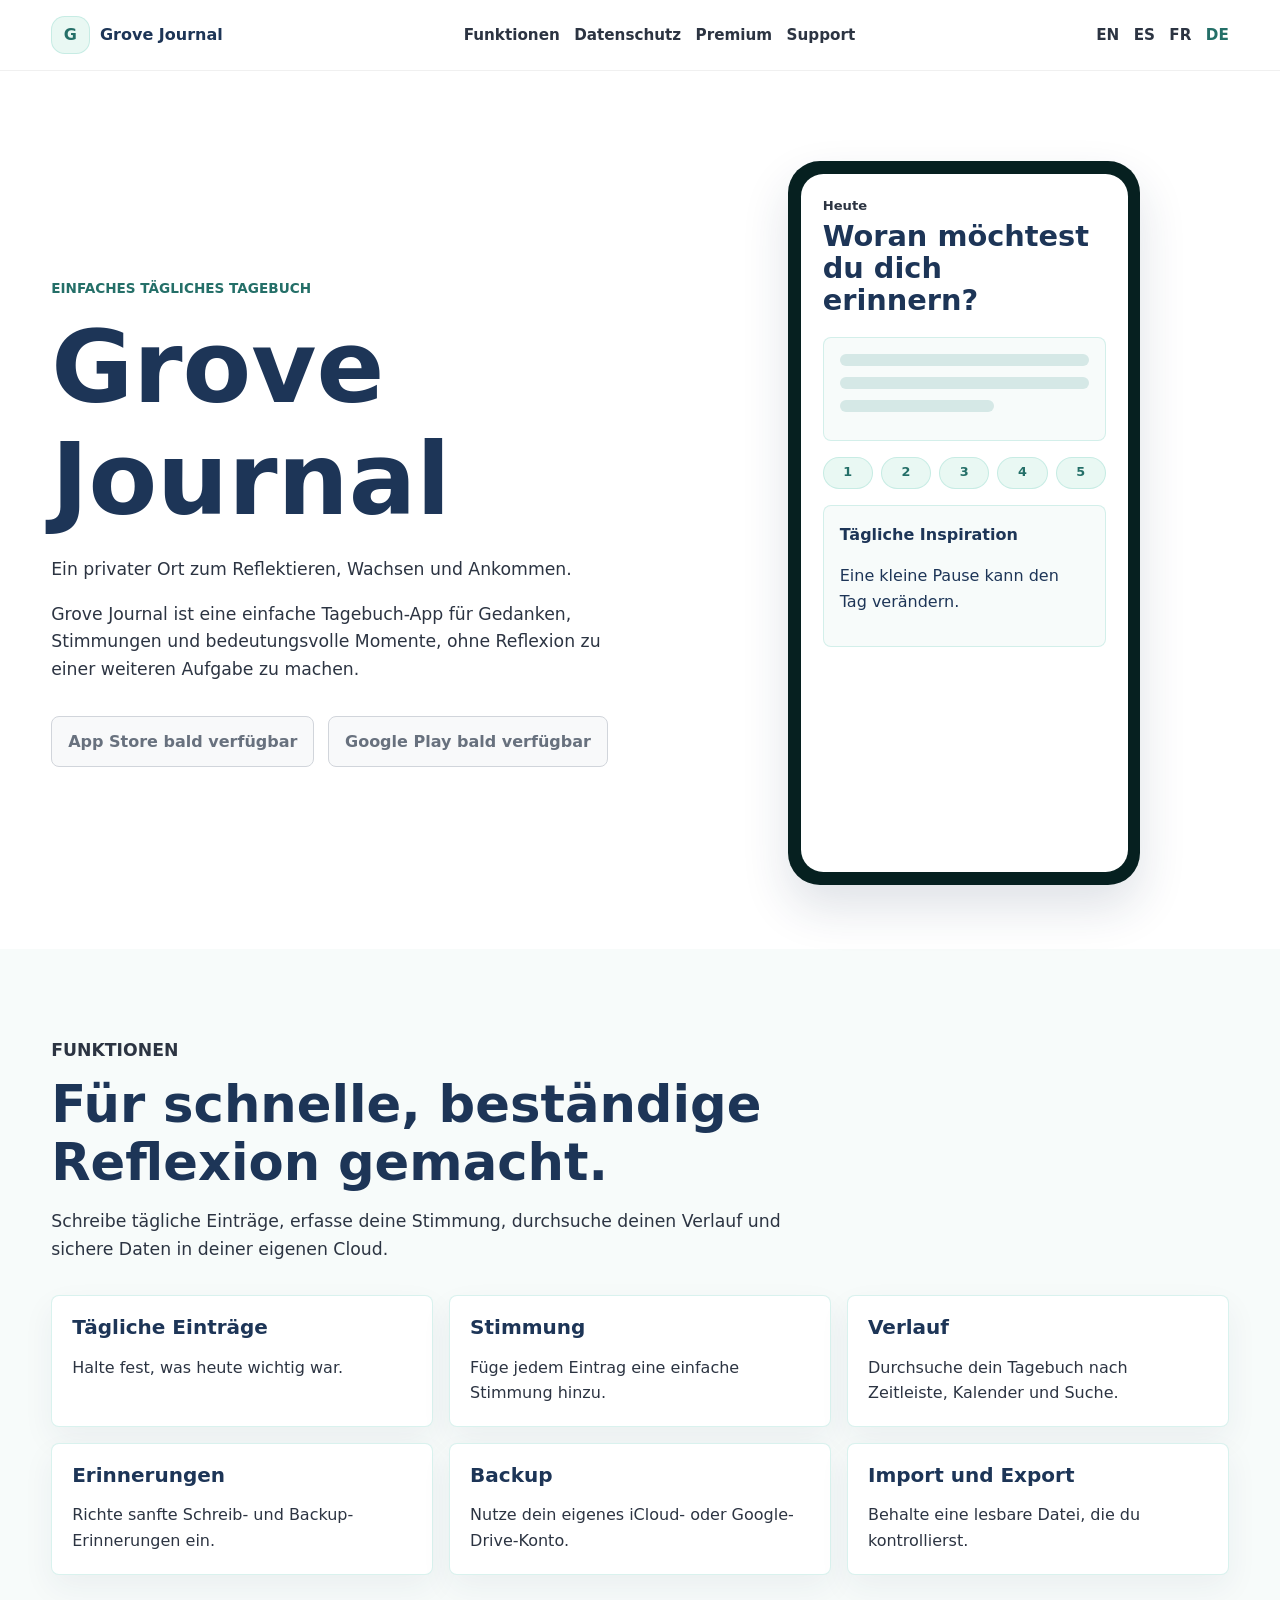
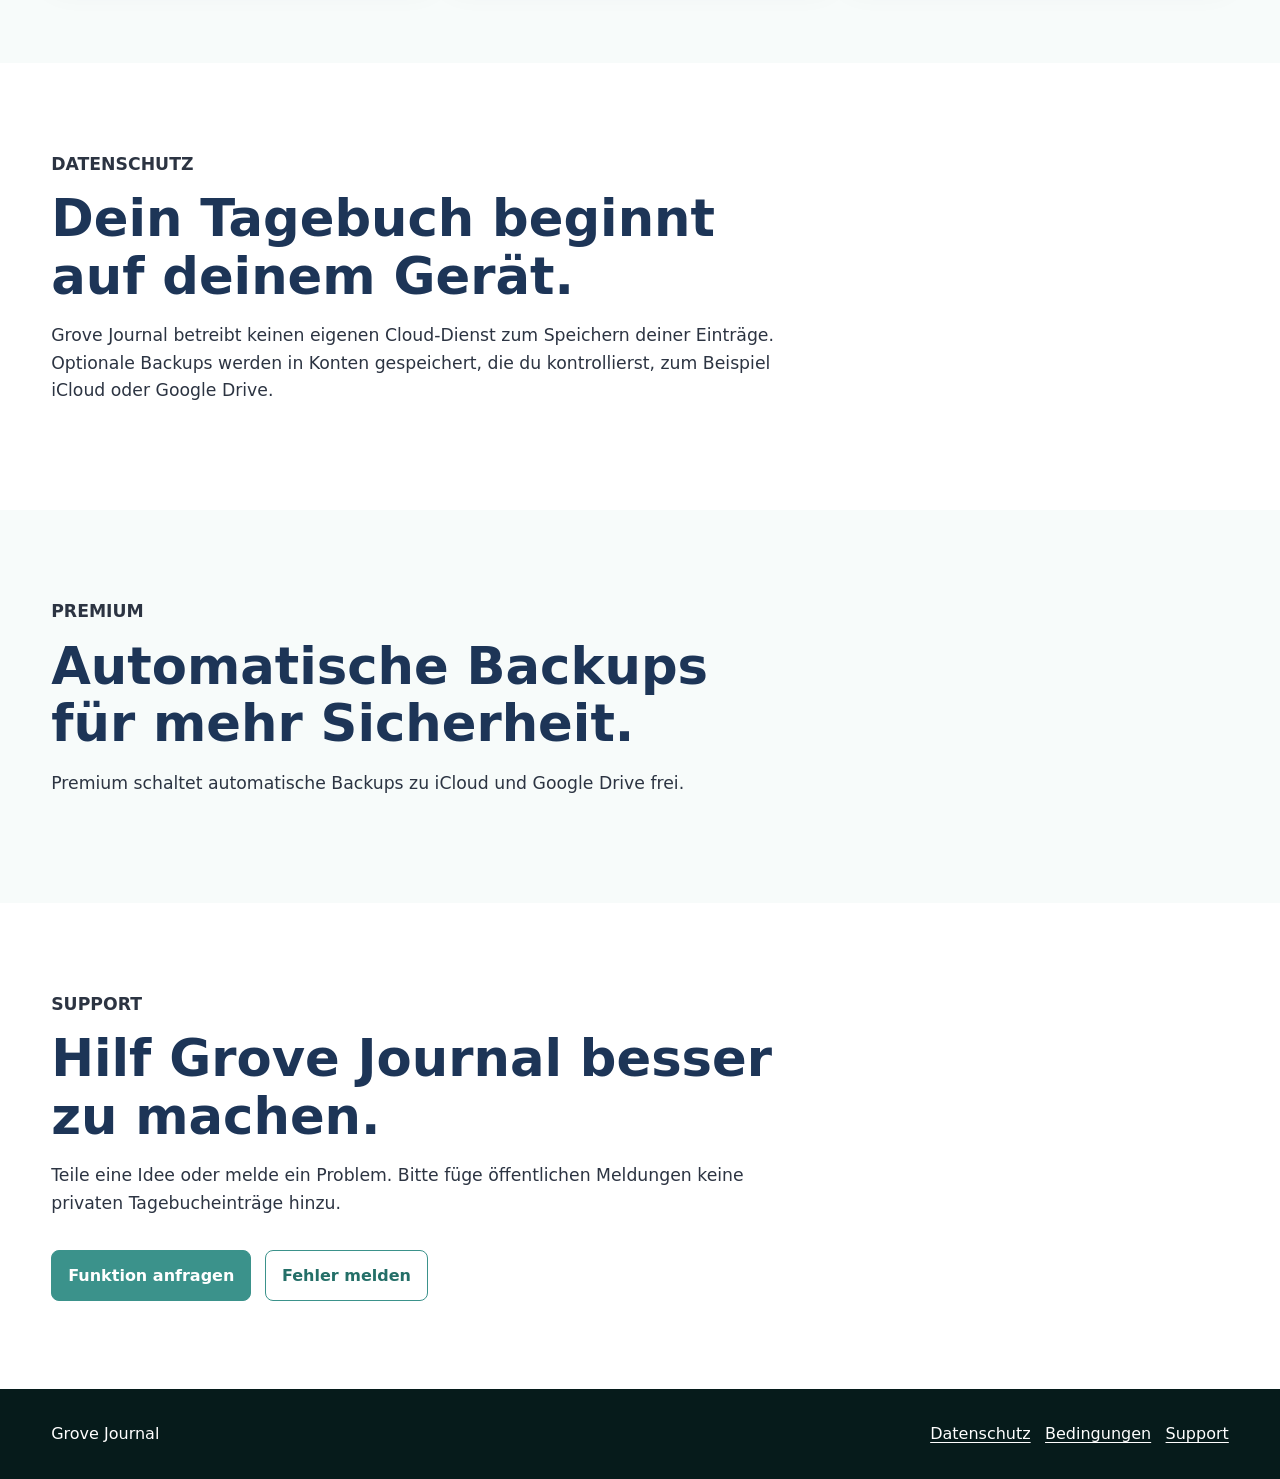
<file: de/index.html>
<!doctype html>
<html lang="de">
  <head><meta charset="utf-8"><meta name="viewport" content="width=device-width, initial-scale=1"><title>Grove Journal | Ein privater Ort zum Reflektieren</title><meta name="description" content="Grove Journal ist eine einfache Tagebuch-App für Gedanken, Stimmungen und bedeutungsvolle Momente."><link rel="canonical" href="https://www.joelcolaco.com/GroveJournal/de/"><link rel="stylesheet" href="../assets/styles.css"></head>
  <body>
    <a class="skip-link" href="#main">Zum Inhalt springen</a>
    <header class="site-header"><a class="brand" href="./"><span class="brand-mark">G</span><span>Grove Journal</span></a><nav class="nav-links"><a href="#features">Funktionen</a><a href="#privacy">Datenschutz</a><a href="#premium">Premium</a><a href="#support">Support</a></nav><nav class="language-links"><a href="../en/">EN</a><a href="../es/">ES</a><a href="../fr/">FR</a><a href="./" aria-current="page">DE</a></nav></header>
    <main id="main">
      <section class="hero"><div class="hero-copy"><p class="eyebrow">Einfaches tägliches Tagebuch</p><h1>Grove Journal</h1><p class="lede">Ein privater Ort zum Reflektieren, Wachsen und Ankommen.</p><p>Grove Journal ist eine einfache Tagebuch-App für Gedanken, Stimmungen und bedeutungsvolle Momente, ohne Reflexion zu einer weiteren Aufgabe zu machen.</p><div class="actions"><span class="button disabled">App Store bald verfügbar</span><span class="button disabled">Google Play bald verfügbar</span></div></div><div class="hero-visual"><div class="phone-shell" role="img" aria-label="Vorschau von Grove Journal"><div class="phone-screen"><p class="phone-date">Heute</p><p class="phone-title">Woran möchtest du dich erinnern?</p><div class="entry-box"><div class="entry-line"></div><div class="entry-line"></div><div class="entry-line short"></div></div><div class="mood-row" aria-hidden="true"><span class="mood-dot">1</span><span class="mood-dot">2</span><span class="mood-dot">3</span><span class="mood-dot">4</span><span class="mood-dot">5</span></div><div class="mini-card"><strong>Tägliche Inspiration</strong><p>Eine kleine Pause kann den Tag verändern.</p></div></div></div></div></section>
      <section class="section alt" id="features"><div class="section-heading"><p class="eyebrow">Funktionen</p><h2>Für schnelle, beständige Reflexion gemacht.</h2><p>Schreibe tägliche Einträge, erfasse deine Stimmung, durchsuche deinen Verlauf und sichere Daten in deiner eigenen Cloud.</p></div><div class="grid"><article class="card"><h3>Tägliche Einträge</h3><p>Halte fest, was heute wichtig war.</p></article><article class="card"><h3>Stimmung</h3><p>Füge jedem Eintrag eine einfache Stimmung hinzu.</p></article><article class="card"><h3>Verlauf</h3><p>Durchsuche dein Tagebuch nach Zeitleiste, Kalender und Suche.</p></article><article class="card"><h3>Erinnerungen</h3><p>Richte sanfte Schreib- und Backup-Erinnerungen ein.</p></article><article class="card"><h3>Backup</h3><p>Nutze dein eigenes iCloud- oder Google-Drive-Konto.</p></article><article class="card"><h3>Import und Export</h3><p>Behalte eine lesbare Datei, die du kontrollierst.</p></article></div></section>
      <section class="section" id="privacy"><div class="section-heading"><p class="eyebrow">Datenschutz</p><h2>Dein Tagebuch beginnt auf deinem Gerät.</h2><p>Grove Journal betreibt keinen eigenen Cloud-Dienst zum Speichern deiner Einträge. Optionale Backups werden in Konten gespeichert, die du kontrollierst, zum Beispiel iCloud oder Google Drive.</p></div></section>
      <section class="section alt" id="premium"><div class="section-heading"><p class="eyebrow">Premium</p><h2>Automatische Backups für mehr Sicherheit.</h2><p>Premium schaltet automatische Backups zu iCloud und Google Drive frei.</p></div></section>
      <section class="section" id="support"><div class="section-heading"><p class="eyebrow">Support</p><h2>Hilf Grove Journal besser zu machen.</h2><p>Teile eine Idee oder melde ein Problem. Bitte füge öffentlichen Meldungen keine privaten Tagebucheinträge hinzu.</p></div><div class="actions"><a class="button primary" href="https://github.com/joelcolaco/GroveJournal/issues/new?template=feature_request.yml">Funktion anfragen</a><a class="button secondary" href="https://github.com/joelcolaco/GroveJournal/issues/new?template=bug_report.yml">Fehler melden</a></div></section>
    </main>
    <footer class="site-footer"><div class="footer-inner"><span>Grove Journal</span><nav class="footer-links"><a href="../privacy/">Datenschutz</a><a href="../terms/">Bedingungen</a><a href="https://github.com/joelcolaco/GroveJournal/issues/new/choose">Support</a></nav></div></footer>
  </body>
</html>
</file>
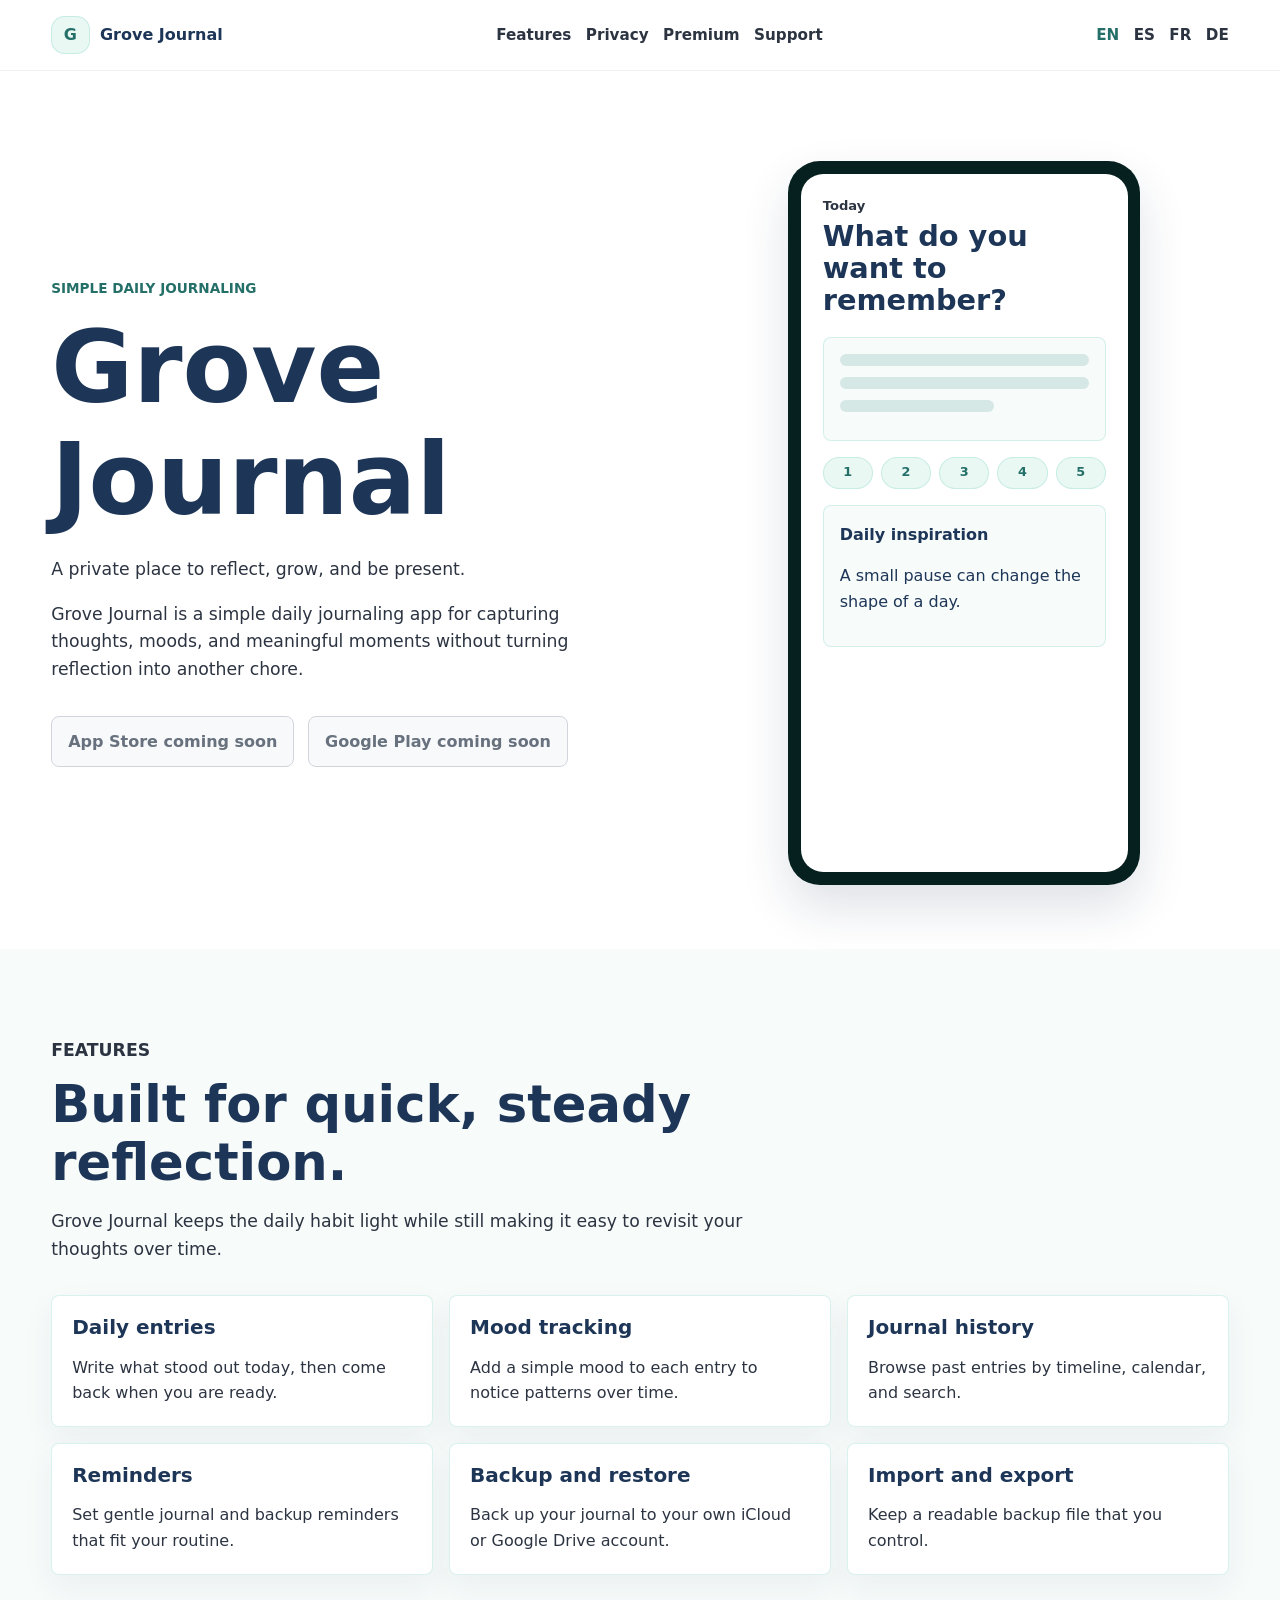
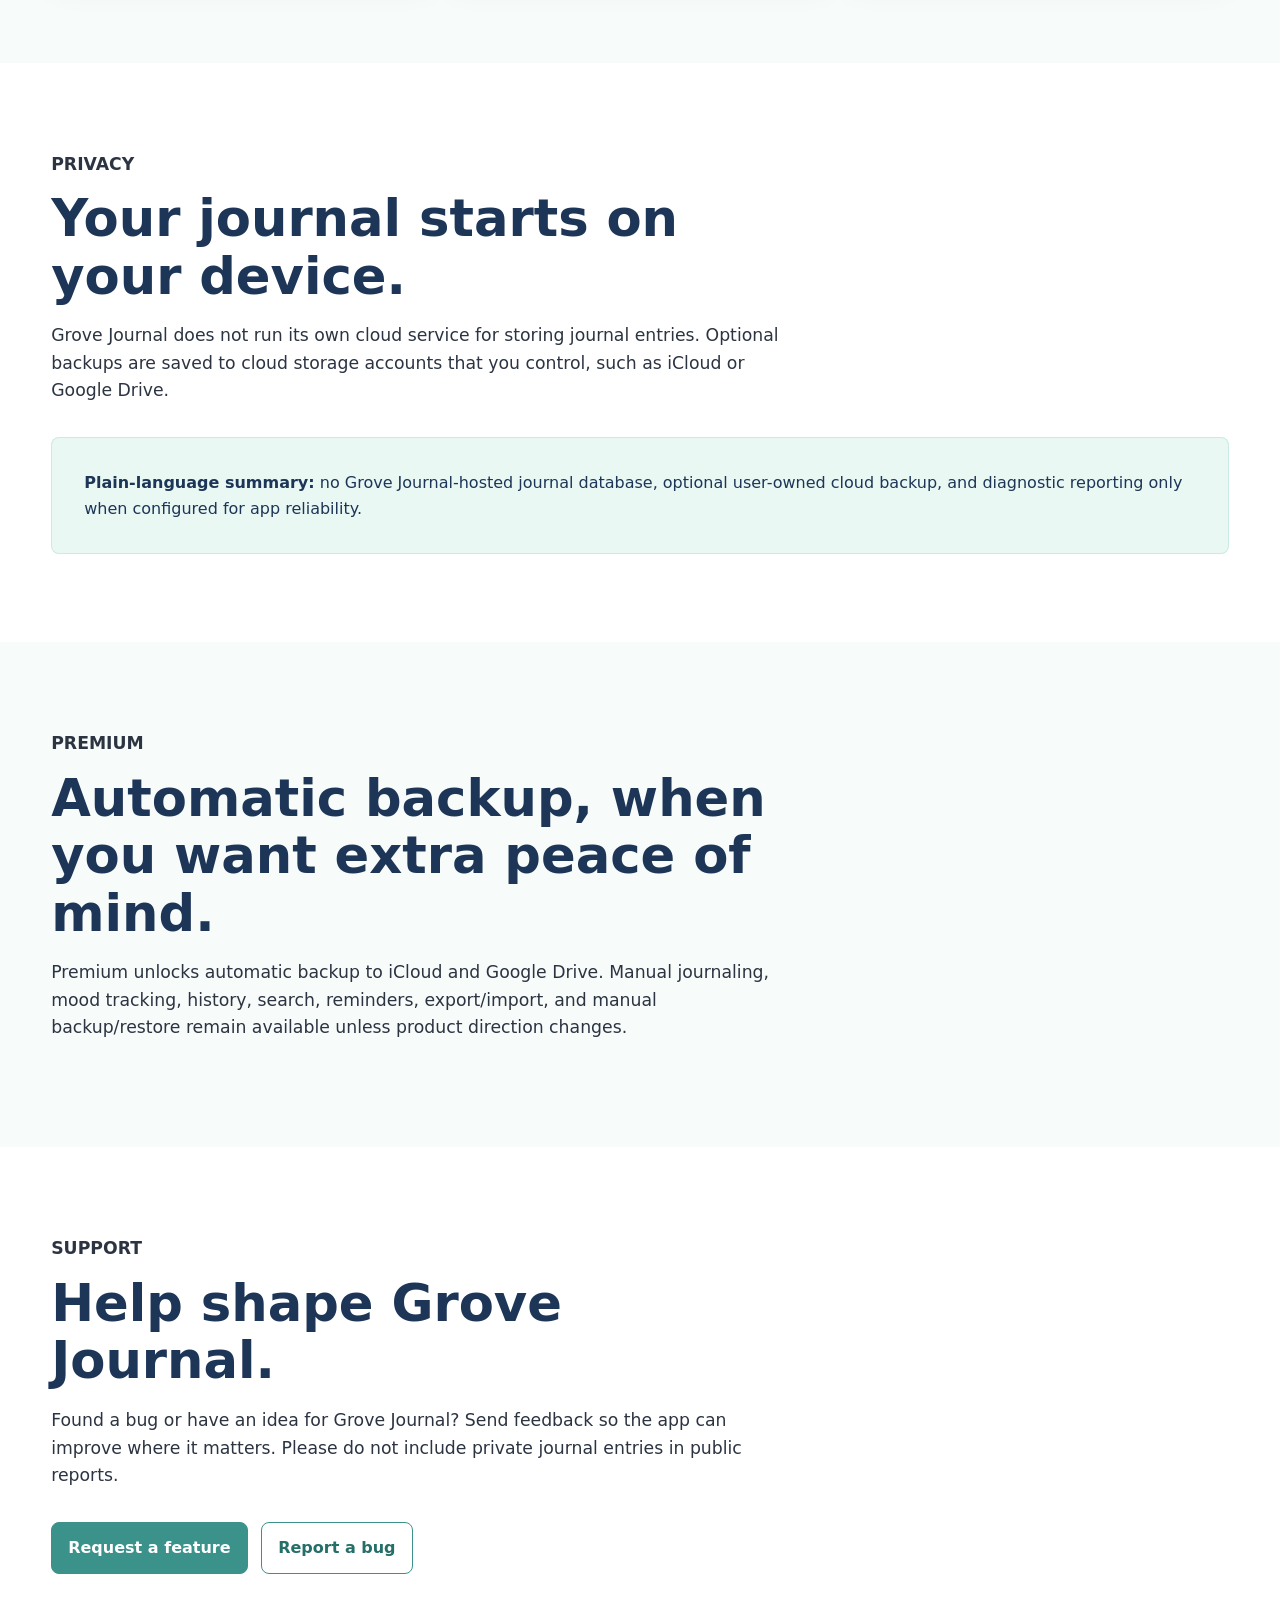
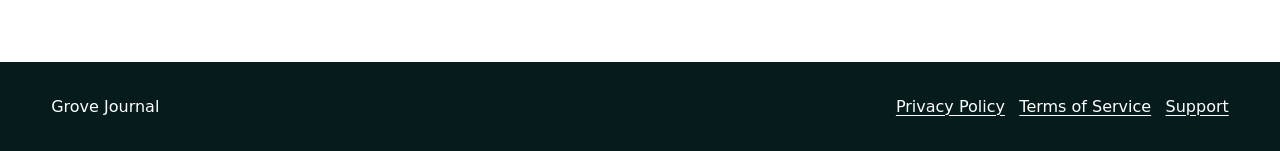
<file: en/index.html>
<!doctype html>
<html lang="en">
  <head>
    <meta charset="utf-8">
    <meta name="viewport" content="width=device-width, initial-scale=1">
    <title>Grove Journal | A private place to reflect</title>
    <meta name="description" content="Grove Journal is a simple daily journaling app for capturing thoughts, moods, and meaningful moments without turning reflection into another chore.">
    <meta property="og:title" content="Grove Journal">
    <meta property="og:description" content="A private place to reflect, grow, and be present.">
    <meta property="og:type" content="website">
    <meta property="og:url" content="https://www.joelcolaco.com/GroveJournal/en/">
    <link rel="canonical" href="https://www.joelcolaco.com/GroveJournal/en/">
    <link rel="alternate" hreflang="en" href="https://www.joelcolaco.com/GroveJournal/en/">
    <link rel="alternate" hreflang="es" href="https://www.joelcolaco.com/GroveJournal/es/">
    <link rel="alternate" hreflang="fr" href="https://www.joelcolaco.com/GroveJournal/fr/">
    <link rel="alternate" hreflang="de" href="https://www.joelcolaco.com/GroveJournal/de/">
    <link rel="stylesheet" href="../assets/styles.css">
  </head>
  <body>
    <a class="skip-link" href="#main">Skip to content</a>
    <header class="site-header">
      <a class="brand" href="./" aria-label="Grove Journal home"><span class="brand-mark">G</span><span>Grove Journal</span></a>
      <nav class="nav-links" aria-label="Main navigation">
        <a href="#features">Features</a>
        <a href="#privacy">Privacy</a>
        <a href="#premium">Premium</a>
        <a href="#support">Support</a>
      </nav>
      <nav class="language-links" aria-label="Languages">
        <a href="./" aria-current="page">EN</a>
        <a href="../es/">ES</a>
        <a href="../fr/">FR</a>
        <a href="../de/">DE</a>
      </nav>
    </header>

    <main id="main">
      <section class="hero">
        <div class="hero-copy">
          <p class="eyebrow">Simple daily journaling</p>
          <h1>Grove Journal</h1>
          <p class="lede">A private place to reflect, grow, and be present.</p>
          <p>Grove Journal is a simple daily journaling app for capturing thoughts, moods, and meaningful moments without turning reflection into another chore.</p>
          <div class="actions" aria-label="Download options">
            <span class="button disabled">App Store coming soon</span>
            <span class="button disabled">Google Play coming soon</span>
          </div>
        </div>
        <div class="hero-visual" aria-label="App preview">
          <div class="phone-shell" role="img" aria-label="Illustration of the Grove Journal daily entry screen">
            <div class="phone-screen">
              <p class="phone-date">Today</p>
              <p class="phone-title">What do you want to remember?</p>
              <div class="entry-box">
                <div class="entry-line"></div>
                <div class="entry-line"></div>
                <div class="entry-line short"></div>
              </div>
              <div class="mood-row" aria-hidden="true">
                <span class="mood-dot">1</span><span class="mood-dot">2</span><span class="mood-dot">3</span><span class="mood-dot">4</span><span class="mood-dot">5</span>
              </div>
              <div class="mini-card">
                <strong>Daily inspiration</strong>
                <p>A small pause can change the shape of a day.</p>
              </div>
            </div>
          </div>
        </div>
      </section>

      <section class="section alt" id="features">
        <div class="section-heading">
          <p class="eyebrow">Features</p>
          <h2>Built for quick, steady reflection.</h2>
          <p>Grove Journal keeps the daily habit light while still making it easy to revisit your thoughts over time.</p>
        </div>
        <div class="grid">
          <article class="card"><h3>Daily entries</h3><p>Write what stood out today, then come back when you are ready.</p></article>
          <article class="card"><h3>Mood tracking</h3><p>Add a simple mood to each entry to notice patterns over time.</p></article>
          <article class="card"><h3>Journal history</h3><p>Browse past entries by timeline, calendar, and search.</p></article>
          <article class="card"><h3>Reminders</h3><p>Set gentle journal and backup reminders that fit your routine.</p></article>
          <article class="card"><h3>Backup and restore</h3><p>Back up your journal to your own iCloud or Google Drive account.</p></article>
          <article class="card"><h3>Import and export</h3><p>Keep a readable backup file that you control.</p></article>
        </div>
      </section>

      <section class="section" id="privacy">
        <div class="section-heading">
          <p class="eyebrow">Privacy</p>
          <h2>Your journal starts on your device.</h2>
          <p>Grove Journal does not run its own cloud service for storing journal entries. Optional backups are saved to cloud storage accounts that you control, such as iCloud or Google Drive.</p>
        </div>
        <div class="callout">
          <strong>Plain-language summary:</strong> no Grove Journal-hosted journal database, optional user-owned cloud backup, and diagnostic reporting only when configured for app reliability.
        </div>
      </section>

      <section class="section alt" id="premium">
        <div class="section-heading">
          <p class="eyebrow">Premium</p>
          <h2>Automatic backup, when you want extra peace of mind.</h2>
          <p>Premium unlocks automatic backup to iCloud and Google Drive. Manual journaling, mood tracking, history, search, reminders, export/import, and manual backup/restore remain available unless product direction changes.</p>
        </div>
      </section>

      <section class="section" id="support">
        <div class="section-heading">
          <p class="eyebrow">Support</p>
          <h2>Help shape Grove Journal.</h2>
          <p>Found a bug or have an idea for Grove Journal? Send feedback so the app can improve where it matters. Please do not include private journal entries in public reports.</p>
        </div>
        <div class="actions">
          <a class="button primary" href="https://github.com/joelcolaco/GroveJournal/issues/new?template=feature_request.yml">Request a feature</a>
          <a class="button secondary" href="https://github.com/joelcolaco/GroveJournal/issues/new?template=bug_report.yml">Report a bug</a>
        </div>
      </section>
    </main>

    <footer class="site-footer">
      <div class="footer-inner">
        <span>Grove Journal</span>
        <nav class="footer-links" aria-label="Footer navigation">
          <a href="../privacy/">Privacy Policy</a>
          <a href="../terms/">Terms of Service</a>
          <a href="https://github.com/joelcolaco/GroveJournal/issues/new/choose">Support</a>
        </nav>
      </div>
    </footer>
  </body>
</html>
</file>
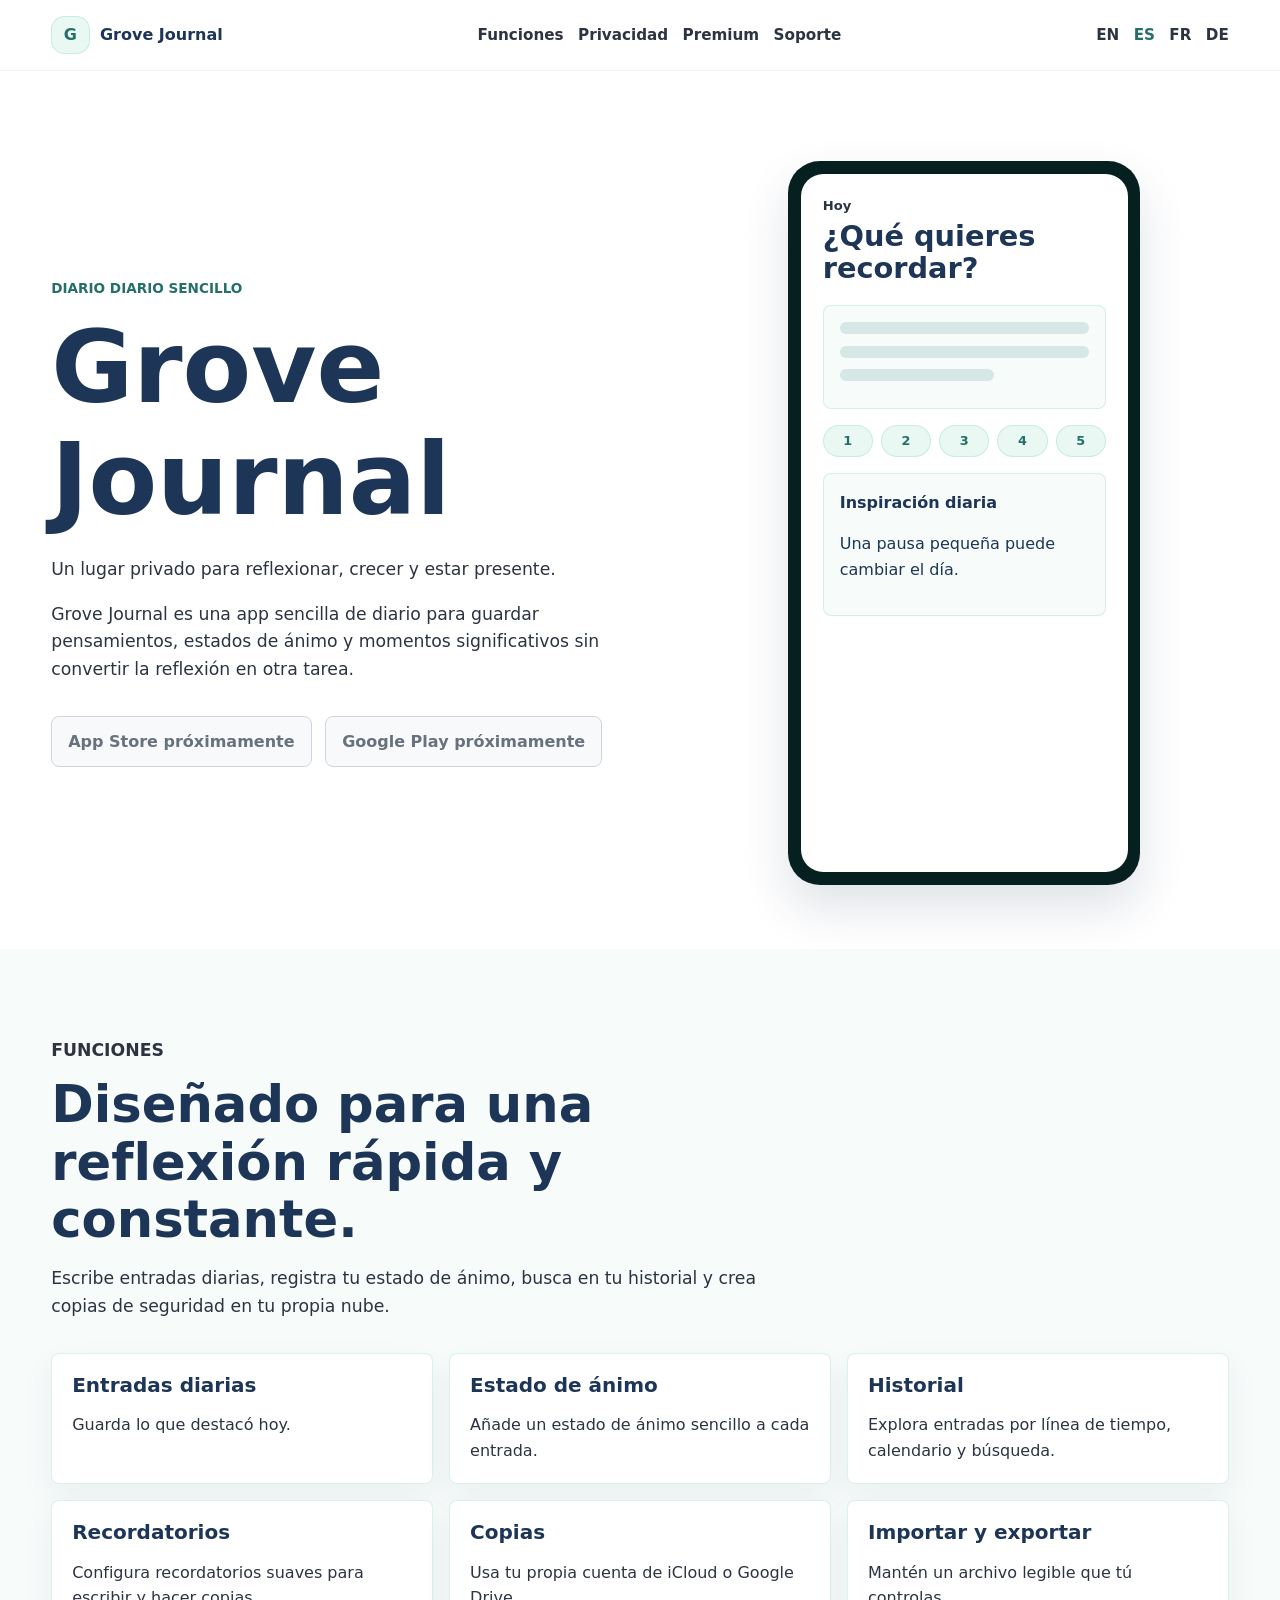
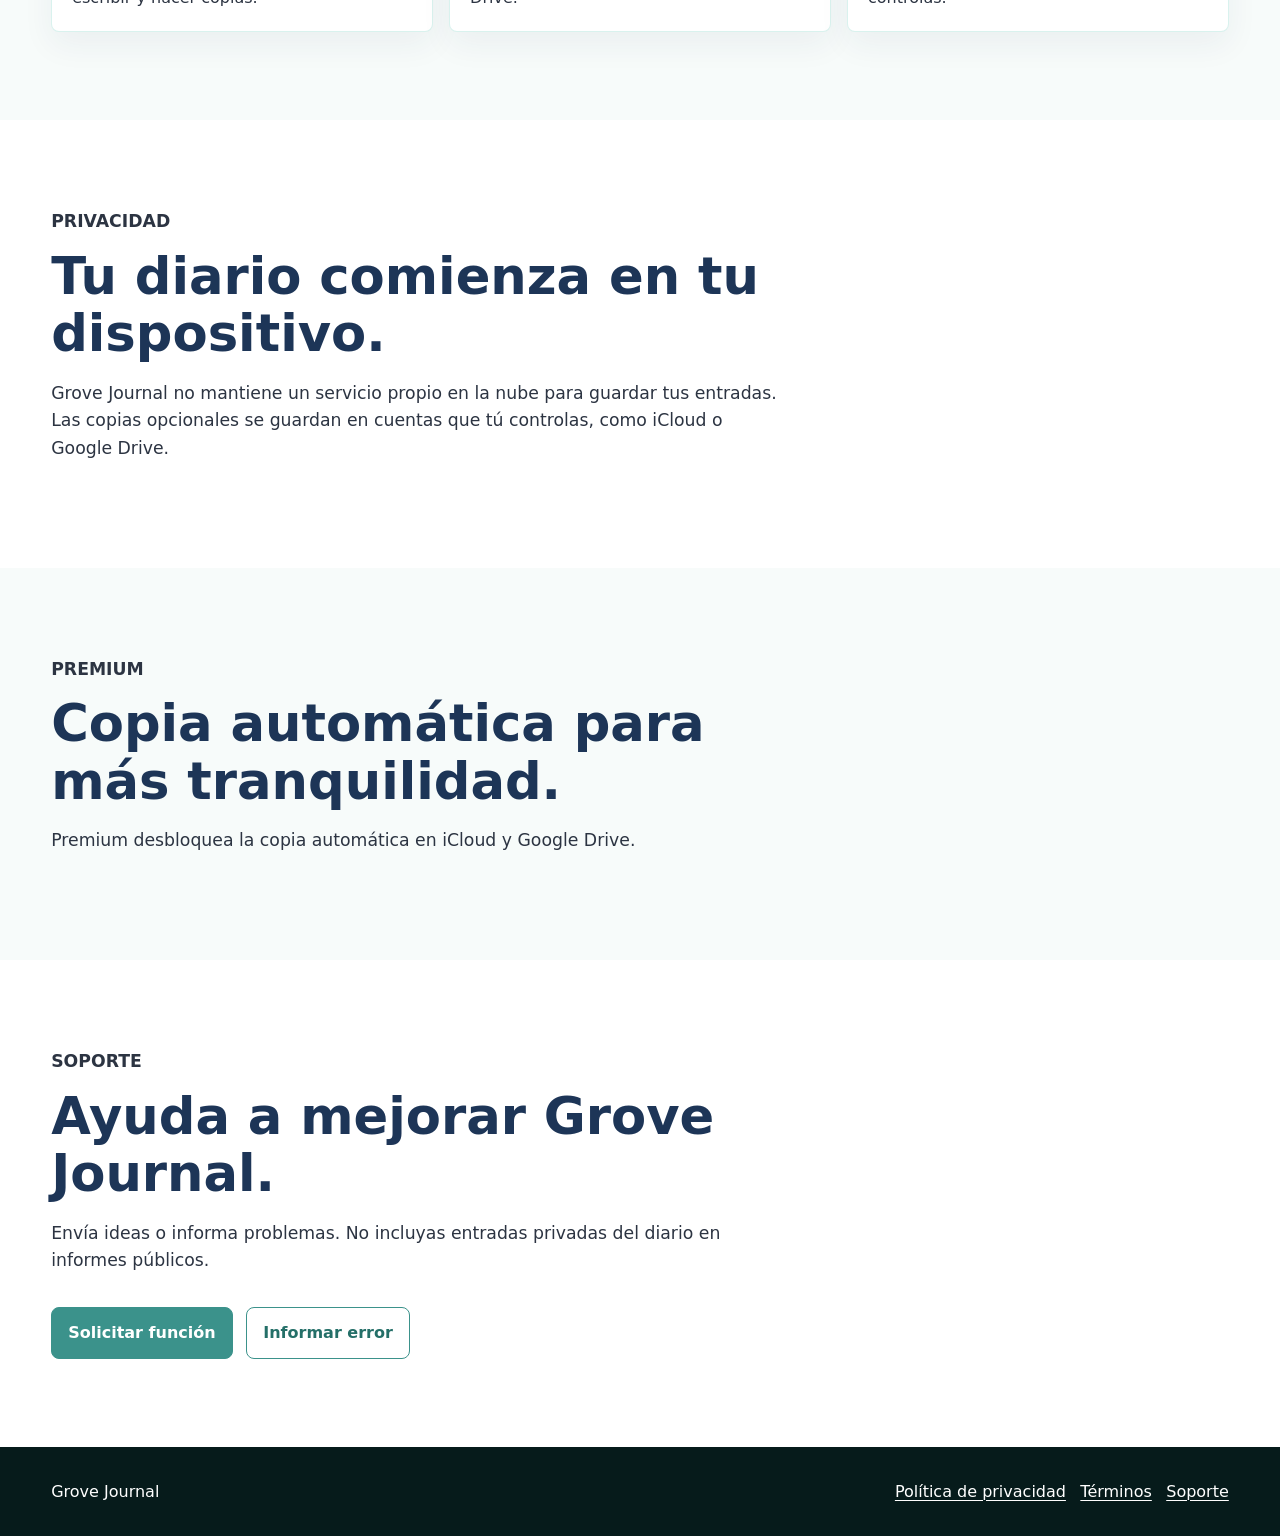
<file: es/index.html>
<!doctype html>
<html lang="es">
  <head><meta charset="utf-8"><meta name="viewport" content="width=device-width, initial-scale=1"><title>Grove Journal | Un lugar privado para reflexionar</title><meta name="description" content="Grove Journal es una app sencilla de diario para guardar pensamientos, estados de ánimo y momentos significativos."><link rel="canonical" href="https://www.joelcolaco.com/GroveJournal/es/"><link rel="stylesheet" href="../assets/styles.css"></head>
  <body>
    <a class="skip-link" href="#main">Saltar al contenido</a>
    <header class="site-header"><a class="brand" href="./"><span class="brand-mark">G</span><span>Grove Journal</span></a><nav class="nav-links"><a href="#features">Funciones</a><a href="#privacy">Privacidad</a><a href="#premium">Premium</a><a href="#support">Soporte</a></nav><nav class="language-links"><a href="../en/">EN</a><a href="./" aria-current="page">ES</a><a href="../fr/">FR</a><a href="../de/">DE</a></nav></header>
    <main id="main">
      <section class="hero"><div class="hero-copy"><p class="eyebrow">Diario diario sencillo</p><h1>Grove Journal</h1><p class="lede">Un lugar privado para reflexionar, crecer y estar presente.</p><p>Grove Journal es una app sencilla de diario para guardar pensamientos, estados de ánimo y momentos significativos sin convertir la reflexión en otra tarea.</p><div class="actions"><span class="button disabled">App Store próximamente</span><span class="button disabled">Google Play próximamente</span></div></div><div class="hero-visual"><div class="phone-shell" role="img" aria-label="Vista previa de Grove Journal"><div class="phone-screen"><p class="phone-date">Hoy</p><p class="phone-title">¿Qué quieres recordar?</p><div class="entry-box"><div class="entry-line"></div><div class="entry-line"></div><div class="entry-line short"></div></div><div class="mood-row" aria-hidden="true"><span class="mood-dot">1</span><span class="mood-dot">2</span><span class="mood-dot">3</span><span class="mood-dot">4</span><span class="mood-dot">5</span></div><div class="mini-card"><strong>Inspiración diaria</strong><p>Una pausa pequeña puede cambiar el día.</p></div></div></div></div></section>
      <section class="section alt" id="features"><div class="section-heading"><p class="eyebrow">Funciones</p><h2>Diseñado para una reflexión rápida y constante.</h2><p>Escribe entradas diarias, registra tu estado de ánimo, busca en tu historial y crea copias de seguridad en tu propia nube.</p></div><div class="grid"><article class="card"><h3>Entradas diarias</h3><p>Guarda lo que destacó hoy.</p></article><article class="card"><h3>Estado de ánimo</h3><p>Añade un estado de ánimo sencillo a cada entrada.</p></article><article class="card"><h3>Historial</h3><p>Explora entradas por línea de tiempo, calendario y búsqueda.</p></article><article class="card"><h3>Recordatorios</h3><p>Configura recordatorios suaves para escribir y hacer copias.</p></article><article class="card"><h3>Copias</h3><p>Usa tu propia cuenta de iCloud o Google Drive.</p></article><article class="card"><h3>Importar y exportar</h3><p>Mantén un archivo legible que tú controlas.</p></article></div></section>
      <section class="section" id="privacy"><div class="section-heading"><p class="eyebrow">Privacidad</p><h2>Tu diario comienza en tu dispositivo.</h2><p>Grove Journal no mantiene un servicio propio en la nube para guardar tus entradas. Las copias opcionales se guardan en cuentas que tú controlas, como iCloud o Google Drive.</p></div></section>
      <section class="section alt" id="premium"><div class="section-heading"><p class="eyebrow">Premium</p><h2>Copia automática para más tranquilidad.</h2><p>Premium desbloquea la copia automática en iCloud y Google Drive.</p></div></section>
      <section class="section" id="support"><div class="section-heading"><p class="eyebrow">Soporte</p><h2>Ayuda a mejorar Grove Journal.</h2><p>Envía ideas o informa problemas. No incluyas entradas privadas del diario en informes públicos.</p></div><div class="actions"><a class="button primary" href="https://github.com/joelcolaco/GroveJournal/issues/new?template=feature_request.yml">Solicitar función</a><a class="button secondary" href="https://github.com/joelcolaco/GroveJournal/issues/new?template=bug_report.yml">Informar error</a></div></section>
    </main>
    <footer class="site-footer"><div class="footer-inner"><span>Grove Journal</span><nav class="footer-links"><a href="../privacy/">Política de privacidad</a><a href="../terms/">Términos</a><a href="https://github.com/joelcolaco/GroveJournal/issues/new/choose">Soporte</a></nav></div></footer>
  </body>
</html>
</file>
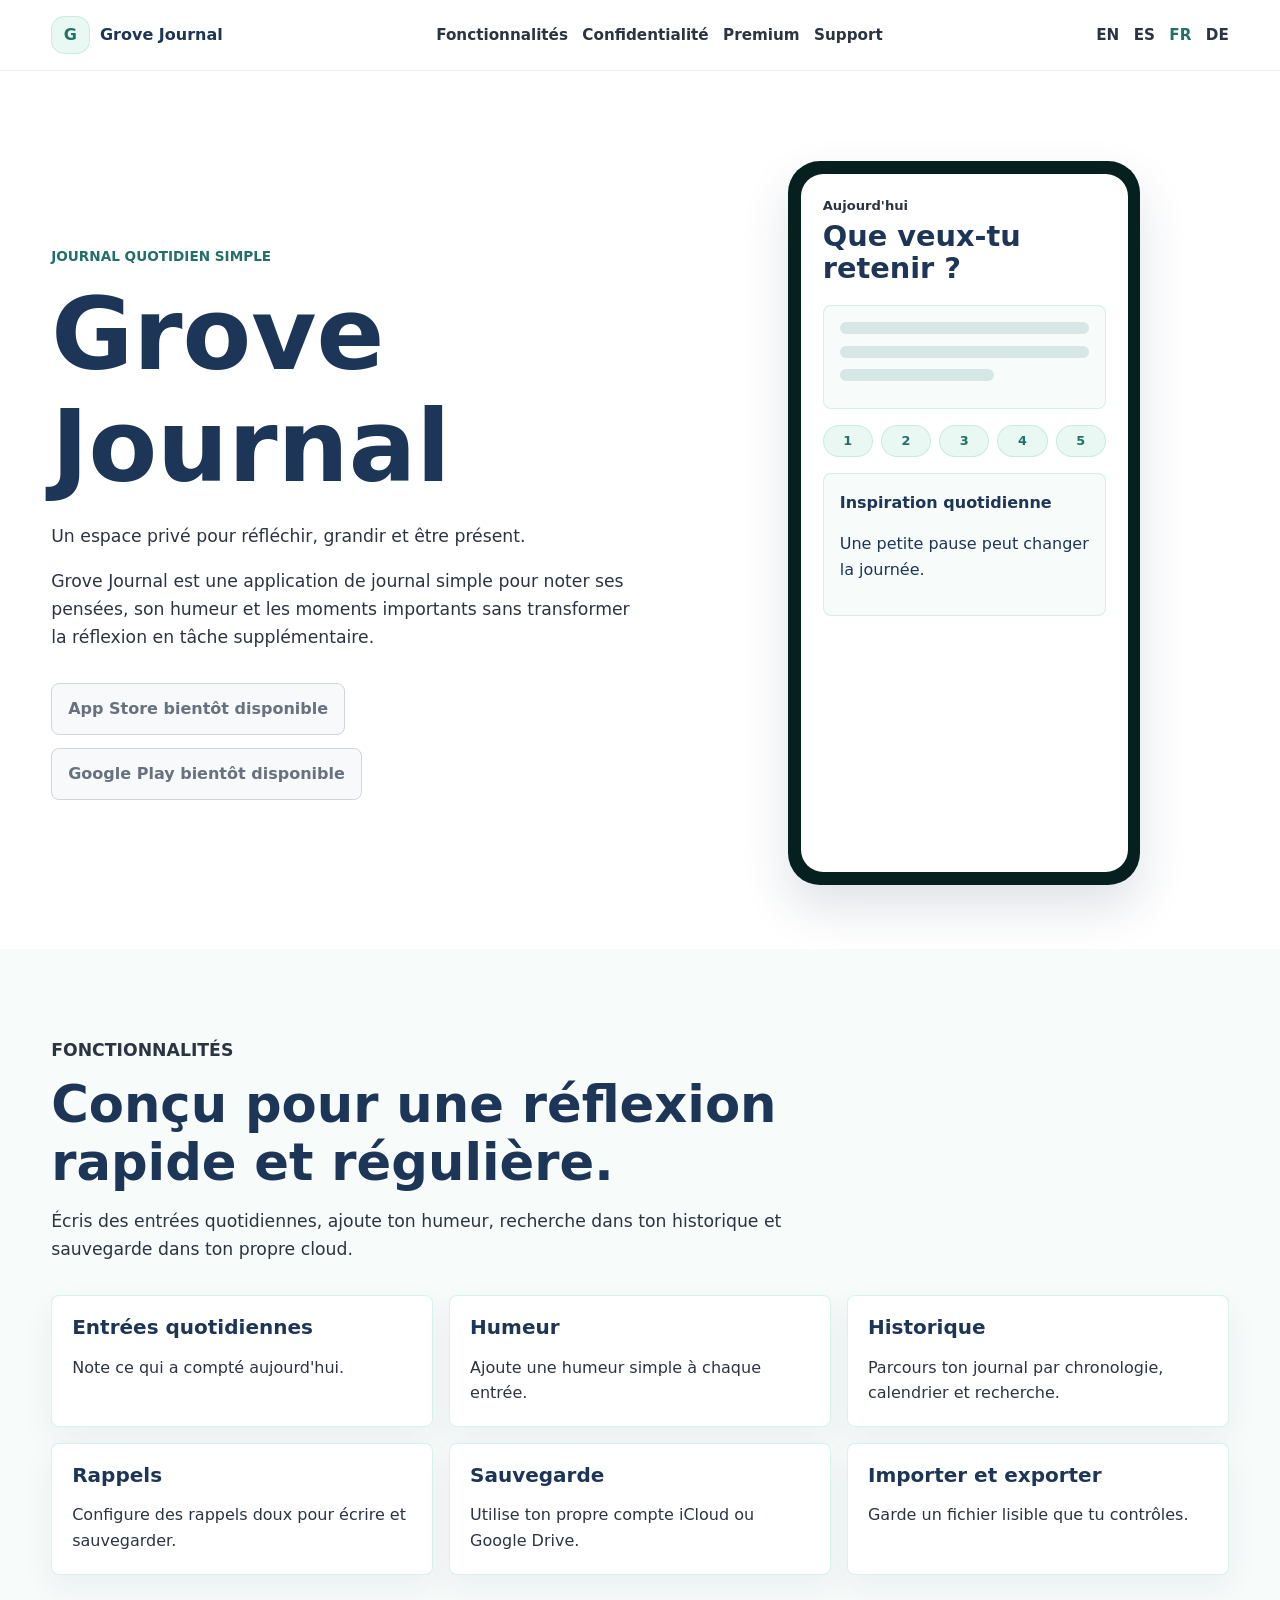
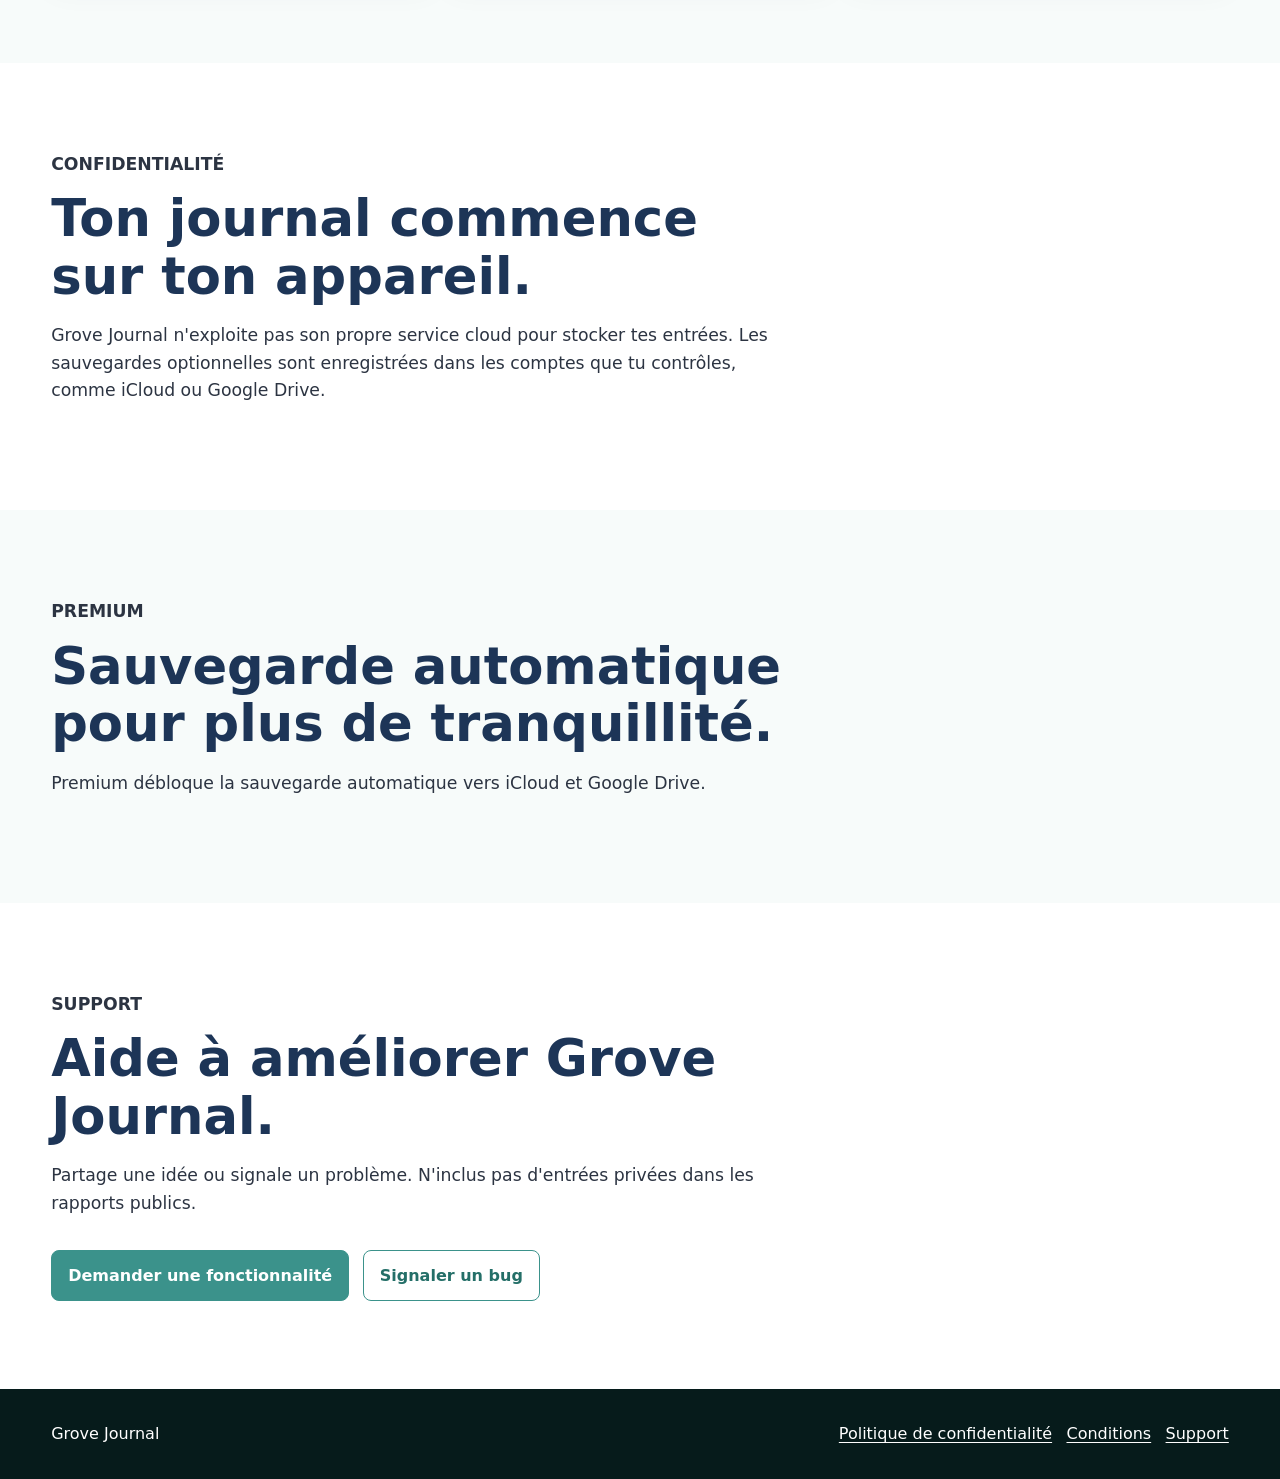
<file: fr/index.html>
<!doctype html>
<html lang="fr">
  <head><meta charset="utf-8"><meta name="viewport" content="width=device-width, initial-scale=1"><title>Grove Journal | Un espace privé pour réfléchir</title><meta name="description" content="Grove Journal est une application de journal simple pour noter ses pensées, son humeur et les moments importants."><link rel="canonical" href="https://www.joelcolaco.com/GroveJournal/fr/"><link rel="stylesheet" href="../assets/styles.css"></head>
  <body>
    <a class="skip-link" href="#main">Aller au contenu</a>
    <header class="site-header"><a class="brand" href="./"><span class="brand-mark">G</span><span>Grove Journal</span></a><nav class="nav-links"><a href="#features">Fonctionnalités</a><a href="#privacy">Confidentialité</a><a href="#premium">Premium</a><a href="#support">Support</a></nav><nav class="language-links"><a href="../en/">EN</a><a href="../es/">ES</a><a href="./" aria-current="page">FR</a><a href="../de/">DE</a></nav></header>
    <main id="main">
      <section class="hero"><div class="hero-copy"><p class="eyebrow">Journal quotidien simple</p><h1>Grove Journal</h1><p class="lede">Un espace privé pour réfléchir, grandir et être présent.</p><p>Grove Journal est une application de journal simple pour noter ses pensées, son humeur et les moments importants sans transformer la réflexion en tâche supplémentaire.</p><div class="actions"><span class="button disabled">App Store bientôt disponible</span><span class="button disabled">Google Play bientôt disponible</span></div></div><div class="hero-visual"><div class="phone-shell" role="img" aria-label="Aperçu de Grove Journal"><div class="phone-screen"><p class="phone-date">Aujourd'hui</p><p class="phone-title">Que veux-tu retenir ?</p><div class="entry-box"><div class="entry-line"></div><div class="entry-line"></div><div class="entry-line short"></div></div><div class="mood-row" aria-hidden="true"><span class="mood-dot">1</span><span class="mood-dot">2</span><span class="mood-dot">3</span><span class="mood-dot">4</span><span class="mood-dot">5</span></div><div class="mini-card"><strong>Inspiration quotidienne</strong><p>Une petite pause peut changer la journée.</p></div></div></div></div></section>
      <section class="section alt" id="features"><div class="section-heading"><p class="eyebrow">Fonctionnalités</p><h2>Conçu pour une réflexion rapide et régulière.</h2><p>Écris des entrées quotidiennes, ajoute ton humeur, recherche dans ton historique et sauvegarde dans ton propre cloud.</p></div><div class="grid"><article class="card"><h3>Entrées quotidiennes</h3><p>Note ce qui a compté aujourd'hui.</p></article><article class="card"><h3>Humeur</h3><p>Ajoute une humeur simple à chaque entrée.</p></article><article class="card"><h3>Historique</h3><p>Parcours ton journal par chronologie, calendrier et recherche.</p></article><article class="card"><h3>Rappels</h3><p>Configure des rappels doux pour écrire et sauvegarder.</p></article><article class="card"><h3>Sauvegarde</h3><p>Utilise ton propre compte iCloud ou Google Drive.</p></article><article class="card"><h3>Importer et exporter</h3><p>Garde un fichier lisible que tu contrôles.</p></article></div></section>
      <section class="section" id="privacy"><div class="section-heading"><p class="eyebrow">Confidentialité</p><h2>Ton journal commence sur ton appareil.</h2><p>Grove Journal n'exploite pas son propre service cloud pour stocker tes entrées. Les sauvegardes optionnelles sont enregistrées dans les comptes que tu contrôles, comme iCloud ou Google Drive.</p></div></section>
      <section class="section alt" id="premium"><div class="section-heading"><p class="eyebrow">Premium</p><h2>Sauvegarde automatique pour plus de tranquillité.</h2><p>Premium débloque la sauvegarde automatique vers iCloud et Google Drive.</p></div></section>
      <section class="section" id="support"><div class="section-heading"><p class="eyebrow">Support</p><h2>Aide à améliorer Grove Journal.</h2><p>Partage une idée ou signale un problème. N'inclus pas d'entrées privées dans les rapports publics.</p></div><div class="actions"><a class="button primary" href="https://github.com/joelcolaco/GroveJournal/issues/new?template=feature_request.yml">Demander une fonctionnalité</a><a class="button secondary" href="https://github.com/joelcolaco/GroveJournal/issues/new?template=bug_report.yml">Signaler un bug</a></div></section>
    </main>
    <footer class="site-footer"><div class="footer-inner"><span>Grove Journal</span><nav class="footer-links"><a href="../privacy/">Politique de confidentialité</a><a href="../terms/">Conditions</a><a href="https://github.com/joelcolaco/GroveJournal/issues/new/choose">Support</a></nav></div></footer>
  </body>
</html>
</file>
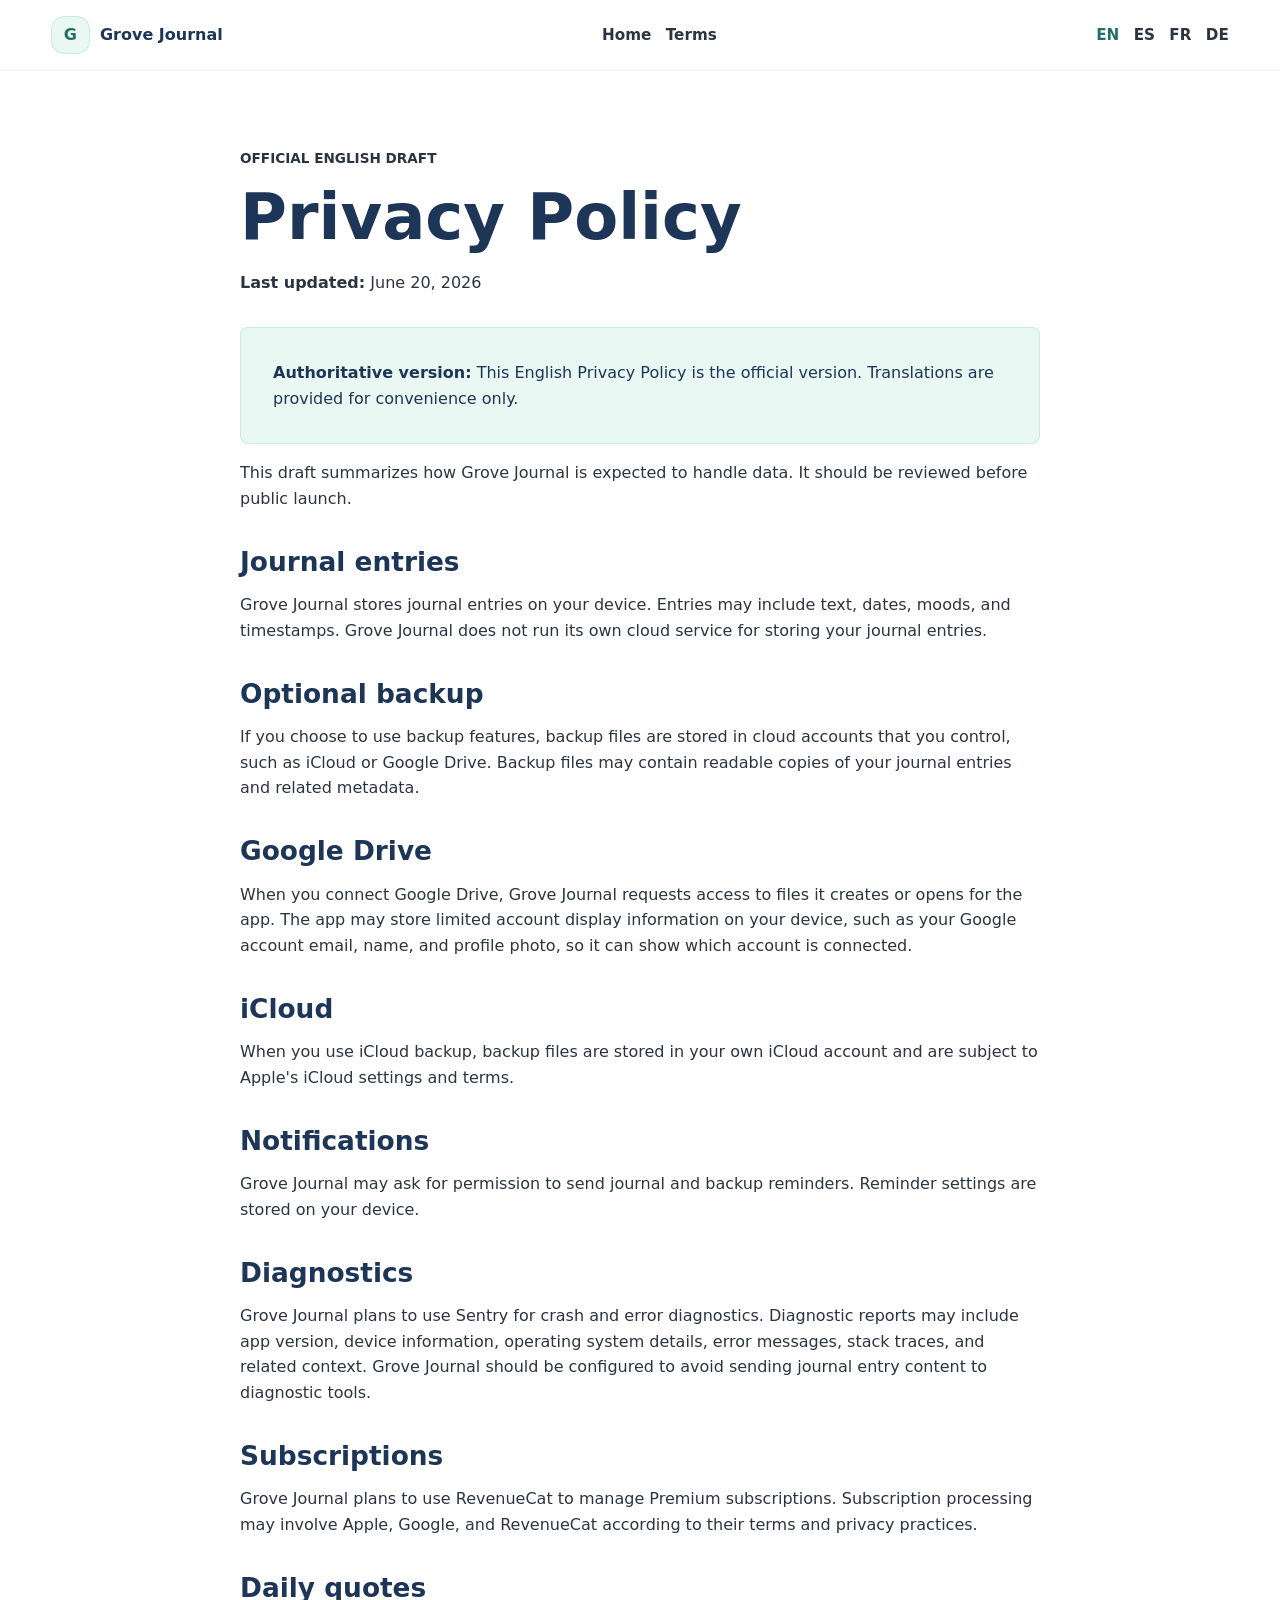
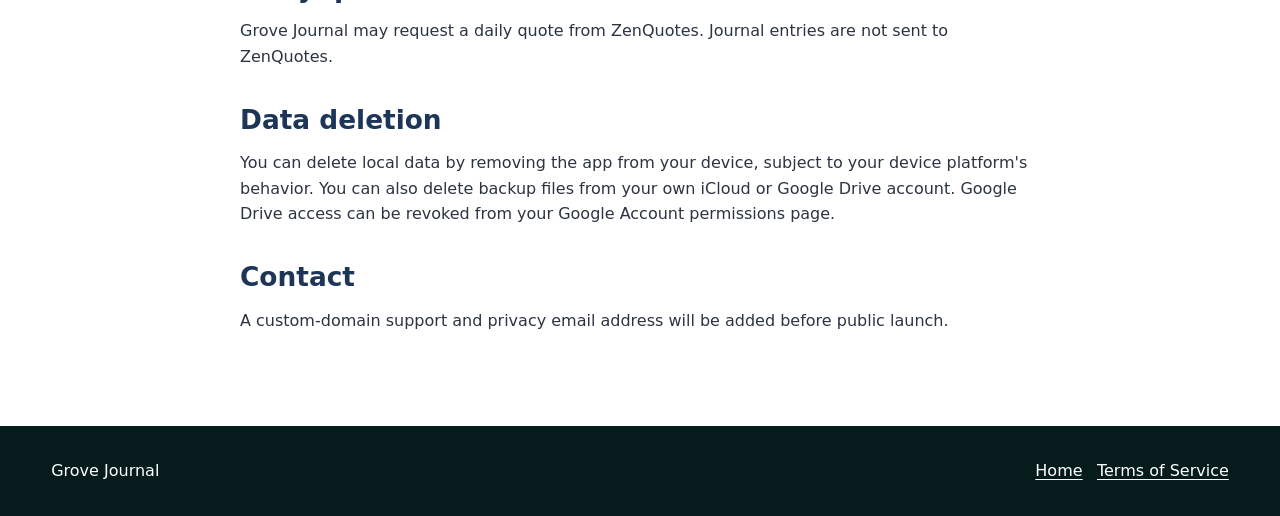
<file: privacy/index.html>
<!doctype html>
<html lang="en">
  <head>
    <meta charset="utf-8">
    <meta name="viewport" content="width=device-width, initial-scale=1">
    <title>Privacy Policy | Grove Journal</title>
    <meta name="description" content="Official Privacy Policy for Grove Journal.">
    <link rel="canonical" href="https://www.joelcolaco.com/GroveJournal/privacy/">
    <link rel="alternate" hreflang="en" href="https://www.joelcolaco.com/GroveJournal/privacy/">
    <link rel="alternate" hreflang="es" href="https://www.joelcolaco.com/GroveJournal/es/privacy/">
    <link rel="alternate" hreflang="fr" href="https://www.joelcolaco.com/GroveJournal/fr/privacy/">
    <link rel="alternate" hreflang="de" href="https://www.joelcolaco.com/GroveJournal/de/privacy/">
    <link rel="stylesheet" href="../assets/styles.css">
  </head>
  <body>
    <header class="site-header">
      <a class="brand" href="../en/"><span class="brand-mark">G</span><span>Grove Journal</span></a>
      <nav class="nav-links" aria-label="Main navigation"><a href="../en/">Home</a><a href="../terms/">Terms</a></nav>
      <nav class="language-links" aria-label="Translations"><a href="./" aria-current="page">EN</a><a href="../es/privacy/">ES</a><a href="../fr/privacy/">FR</a><a href="../de/privacy/">DE</a></nav>
    </header>
    <main class="legal-page">
      <p class="eyebrow">Official English draft</p>
      <h1>Privacy Policy</h1>
      <p><strong>Last updated:</strong> June 20, 2026</p>
      <div class="callout">
        <strong>Authoritative version:</strong> This English Privacy Policy is the official version. Translations are provided for convenience only.
      </div>
      <p>This draft summarizes how Grove Journal is expected to handle data. It should be reviewed before public launch.</p>

      <h2>Journal entries</h2>
      <p>Grove Journal stores journal entries on your device. Entries may include text, dates, moods, and timestamps. Grove Journal does not run its own cloud service for storing your journal entries.</p>

      <h2>Optional backup</h2>
      <p>If you choose to use backup features, backup files are stored in cloud accounts that you control, such as iCloud or Google Drive. Backup files may contain readable copies of your journal entries and related metadata.</p>

      <h2>Google Drive</h2>
      <p>When you connect Google Drive, Grove Journal requests access to files it creates or opens for the app. The app may store limited account display information on your device, such as your Google account email, name, and profile photo, so it can show which account is connected.</p>

      <h2>iCloud</h2>
      <p>When you use iCloud backup, backup files are stored in your own iCloud account and are subject to Apple's iCloud settings and terms.</p>

      <h2>Notifications</h2>
      <p>Grove Journal may ask for permission to send journal and backup reminders. Reminder settings are stored on your device.</p>

      <h2>Diagnostics</h2>
      <p>Grove Journal plans to use Sentry for crash and error diagnostics. Diagnostic reports may include app version, device information, operating system details, error messages, stack traces, and related context. Grove Journal should be configured to avoid sending journal entry content to diagnostic tools.</p>

      <h2>Subscriptions</h2>
      <p>Grove Journal plans to use RevenueCat to manage Premium subscriptions. Subscription processing may involve Apple, Google, and RevenueCat according to their terms and privacy practices.</p>

      <h2>Daily quotes</h2>
      <p>Grove Journal may request a daily quote from ZenQuotes. Journal entries are not sent to ZenQuotes.</p>

      <h2>Data deletion</h2>
      <p>You can delete local data by removing the app from your device, subject to your device platform's behavior. You can also delete backup files from your own iCloud or Google Drive account. Google Drive access can be revoked from your Google Account permissions page.</p>

      <h2>Contact</h2>
      <p>A custom-domain support and privacy email address will be added before public launch.</p>
    </main>
    <footer class="site-footer"><div class="footer-inner"><span>Grove Journal</span><nav class="footer-links"><a href="../en/">Home</a><a href="../terms/">Terms of Service</a></nav></div></footer>
  </body>
</html>
</file>
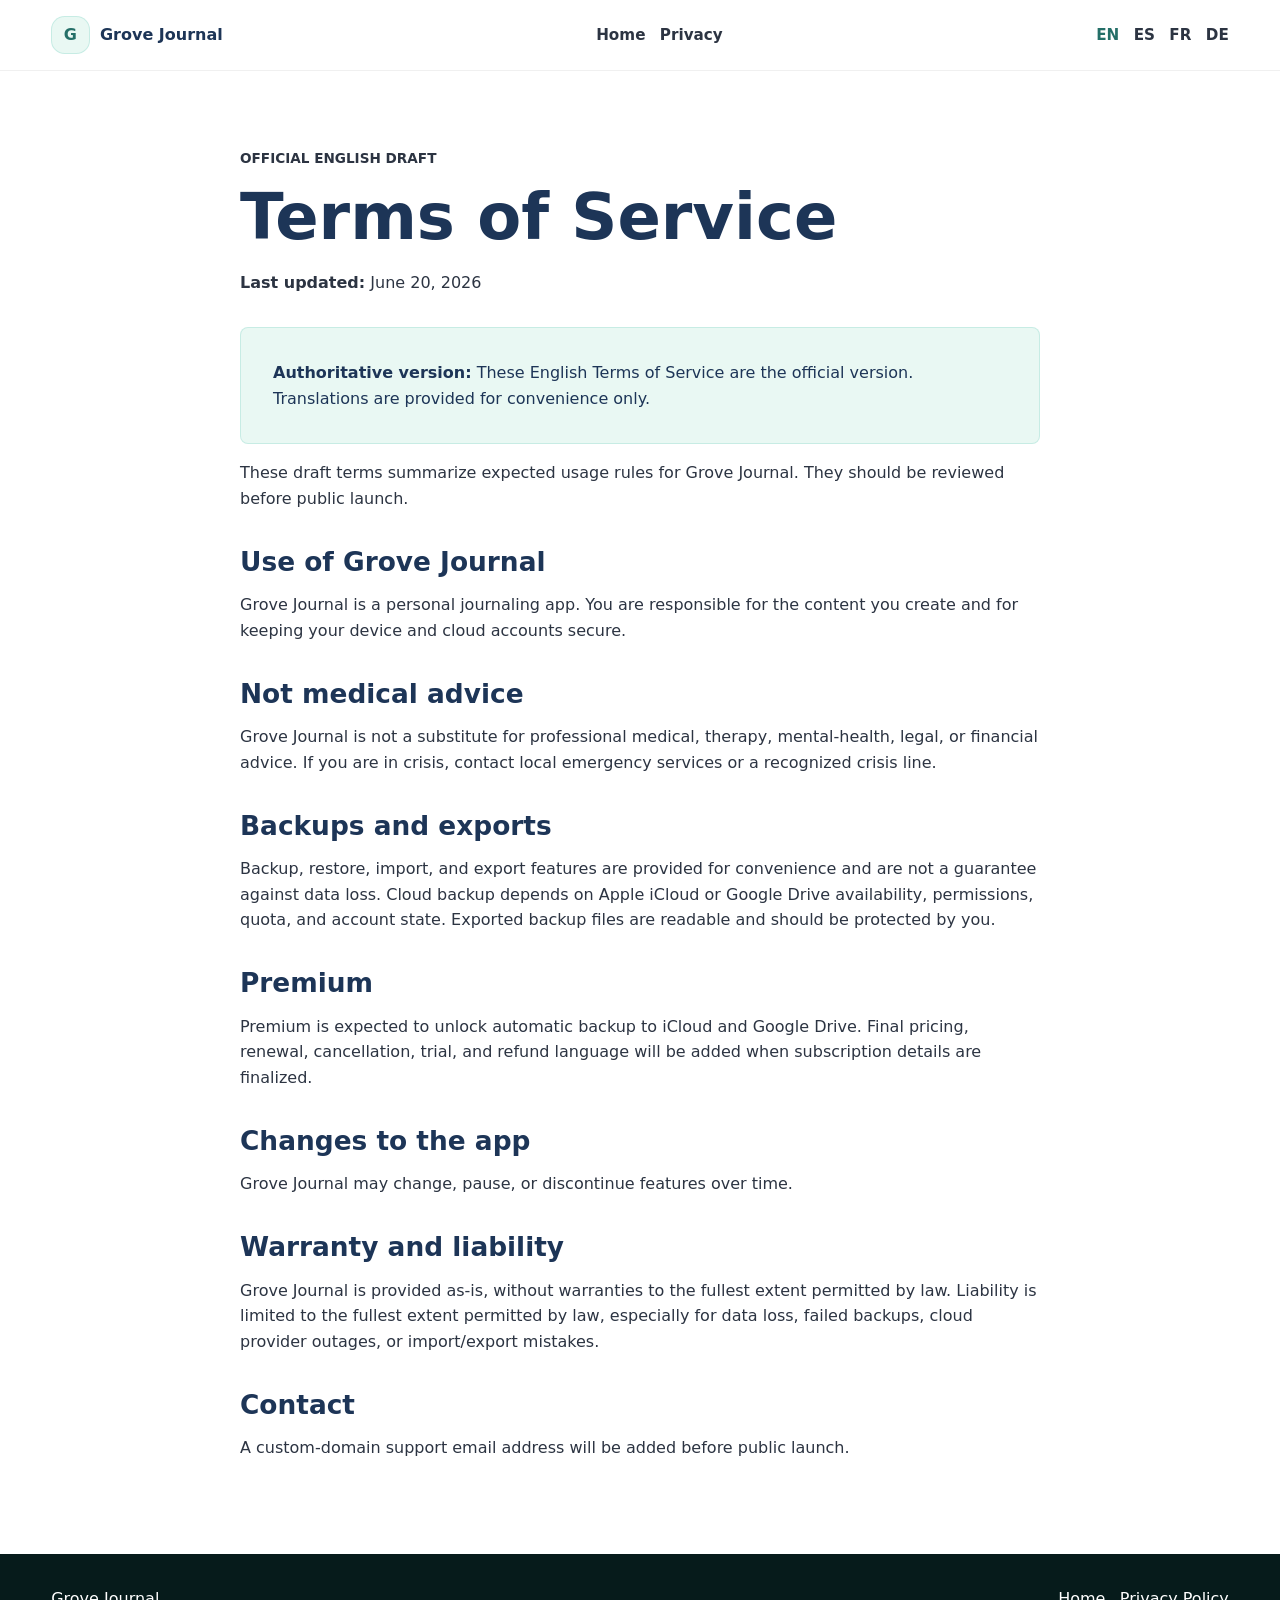
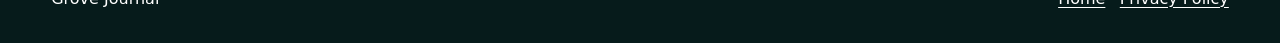
<file: terms/index.html>
<!doctype html>
<html lang="en">
  <head>
    <meta charset="utf-8">
    <meta name="viewport" content="width=device-width, initial-scale=1">
    <title>Terms of Service | Grove Journal</title>
    <meta name="description" content="Official Terms of Service for Grove Journal.">
    <link rel="canonical" href="https://www.joelcolaco.com/GroveJournal/terms/">
    <link rel="alternate" hreflang="en" href="https://www.joelcolaco.com/GroveJournal/terms/">
    <link rel="alternate" hreflang="es" href="https://www.joelcolaco.com/GroveJournal/es/terms/">
    <link rel="alternate" hreflang="fr" href="https://www.joelcolaco.com/GroveJournal/fr/terms/">
    <link rel="alternate" hreflang="de" href="https://www.joelcolaco.com/GroveJournal/de/terms/">
    <link rel="stylesheet" href="../assets/styles.css">
  </head>
  <body>
    <header class="site-header">
      <a class="brand" href="../en/"><span class="brand-mark">G</span><span>Grove Journal</span></a>
      <nav class="nav-links" aria-label="Main navigation"><a href="../en/">Home</a><a href="../privacy/">Privacy</a></nav>
      <nav class="language-links" aria-label="Translations"><a href="./" aria-current="page">EN</a><a href="../es/terms/">ES</a><a href="../fr/terms/">FR</a><a href="../de/terms/">DE</a></nav>
    </header>
    <main class="legal-page">
      <p class="eyebrow">Official English draft</p>
      <h1>Terms of Service</h1>
      <p><strong>Last updated:</strong> June 20, 2026</p>
      <div class="callout">
        <strong>Authoritative version:</strong> These English Terms of Service are the official version. Translations are provided for convenience only.
      </div>
      <p>These draft terms summarize expected usage rules for Grove Journal. They should be reviewed before public launch.</p>

      <h2>Use of Grove Journal</h2>
      <p>Grove Journal is a personal journaling app. You are responsible for the content you create and for keeping your device and cloud accounts secure.</p>

      <h2>Not medical advice</h2>
      <p>Grove Journal is not a substitute for professional medical, therapy, mental-health, legal, or financial advice. If you are in crisis, contact local emergency services or a recognized crisis line.</p>

      <h2>Backups and exports</h2>
      <p>Backup, restore, import, and export features are provided for convenience and are not a guarantee against data loss. Cloud backup depends on Apple iCloud or Google Drive availability, permissions, quota, and account state. Exported backup files are readable and should be protected by you.</p>

      <h2>Premium</h2>
      <p>Premium is expected to unlock automatic backup to iCloud and Google Drive. Final pricing, renewal, cancellation, trial, and refund language will be added when subscription details are finalized.</p>

      <h2>Changes to the app</h2>
      <p>Grove Journal may change, pause, or discontinue features over time.</p>

      <h2>Warranty and liability</h2>
      <p>Grove Journal is provided as-is, without warranties to the fullest extent permitted by law. Liability is limited to the fullest extent permitted by law, especially for data loss, failed backups, cloud provider outages, or import/export mistakes.</p>

      <h2>Contact</h2>
      <p>A custom-domain support email address will be added before public launch.</p>
    </main>
    <footer class="site-footer"><div class="footer-inner"><span>Grove Journal</span><nav class="footer-links"><a href="../en/">Home</a><a href="../privacy/">Privacy Policy</a></nav></div></footer>
  </body>
</html>
</file>
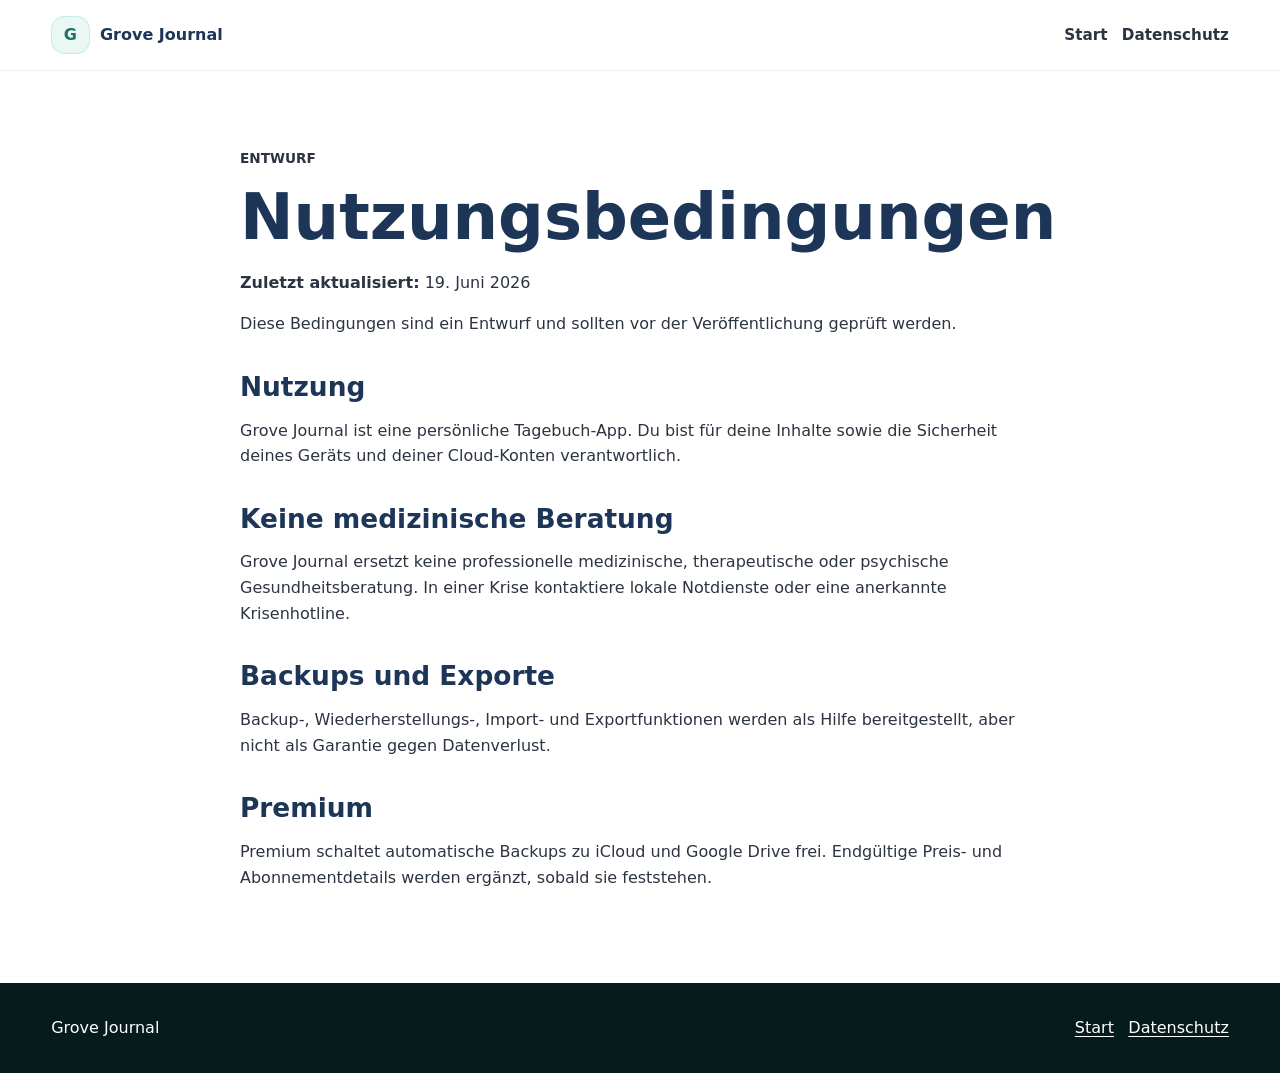
<file: de/terms/index.html>
<!doctype html><html lang="de"><head><meta charset="utf-8"><meta name="viewport" content="width=device-width, initial-scale=1"><title>Nutzungsbedingungen | Grove Journal</title><link rel="stylesheet" href="../../assets/styles.css"></head><body><header class="site-header"><a class="brand" href="../"><span class="brand-mark">G</span><span>Grove Journal</span></a><nav class="nav-links"><a href="../">Start</a><a href="../privacy/">Datenschutz</a></nav></header><main class="legal-page"><p class="eyebrow">Entwurf</p><h1>Nutzungsbedingungen</h1><p><strong>Zuletzt aktualisiert:</strong> 19. Juni 2026</p><p>Diese Bedingungen sind ein Entwurf und sollten vor der Veröffentlichung geprüft werden.</p><h2>Nutzung</h2><p>Grove Journal ist eine persönliche Tagebuch-App. Du bist für deine Inhalte sowie die Sicherheit deines Geräts und deiner Cloud-Konten verantwortlich.</p><h2>Keine medizinische Beratung</h2><p>Grove Journal ersetzt keine professionelle medizinische, therapeutische oder psychische Gesundheitsberatung. In einer Krise kontaktiere lokale Notdienste oder eine anerkannte Krisenhotline.</p><h2>Backups und Exporte</h2><p>Backup-, Wiederherstellungs-, Import- und Exportfunktionen werden als Hilfe bereitgestellt, aber nicht als Garantie gegen Datenverlust.</p><h2>Premium</h2><p>Premium schaltet automatische Backups zu iCloud und Google Drive frei. Endgültige Preis- und Abonnementdetails werden ergänzt, sobald sie feststehen.</p></main><footer class="site-footer"><div class="footer-inner"><span>Grove Journal</span><nav class="footer-links"><a href="../">Start</a><a href="../privacy/">Datenschutz</a></nav></div></footer></body></html>
</file>
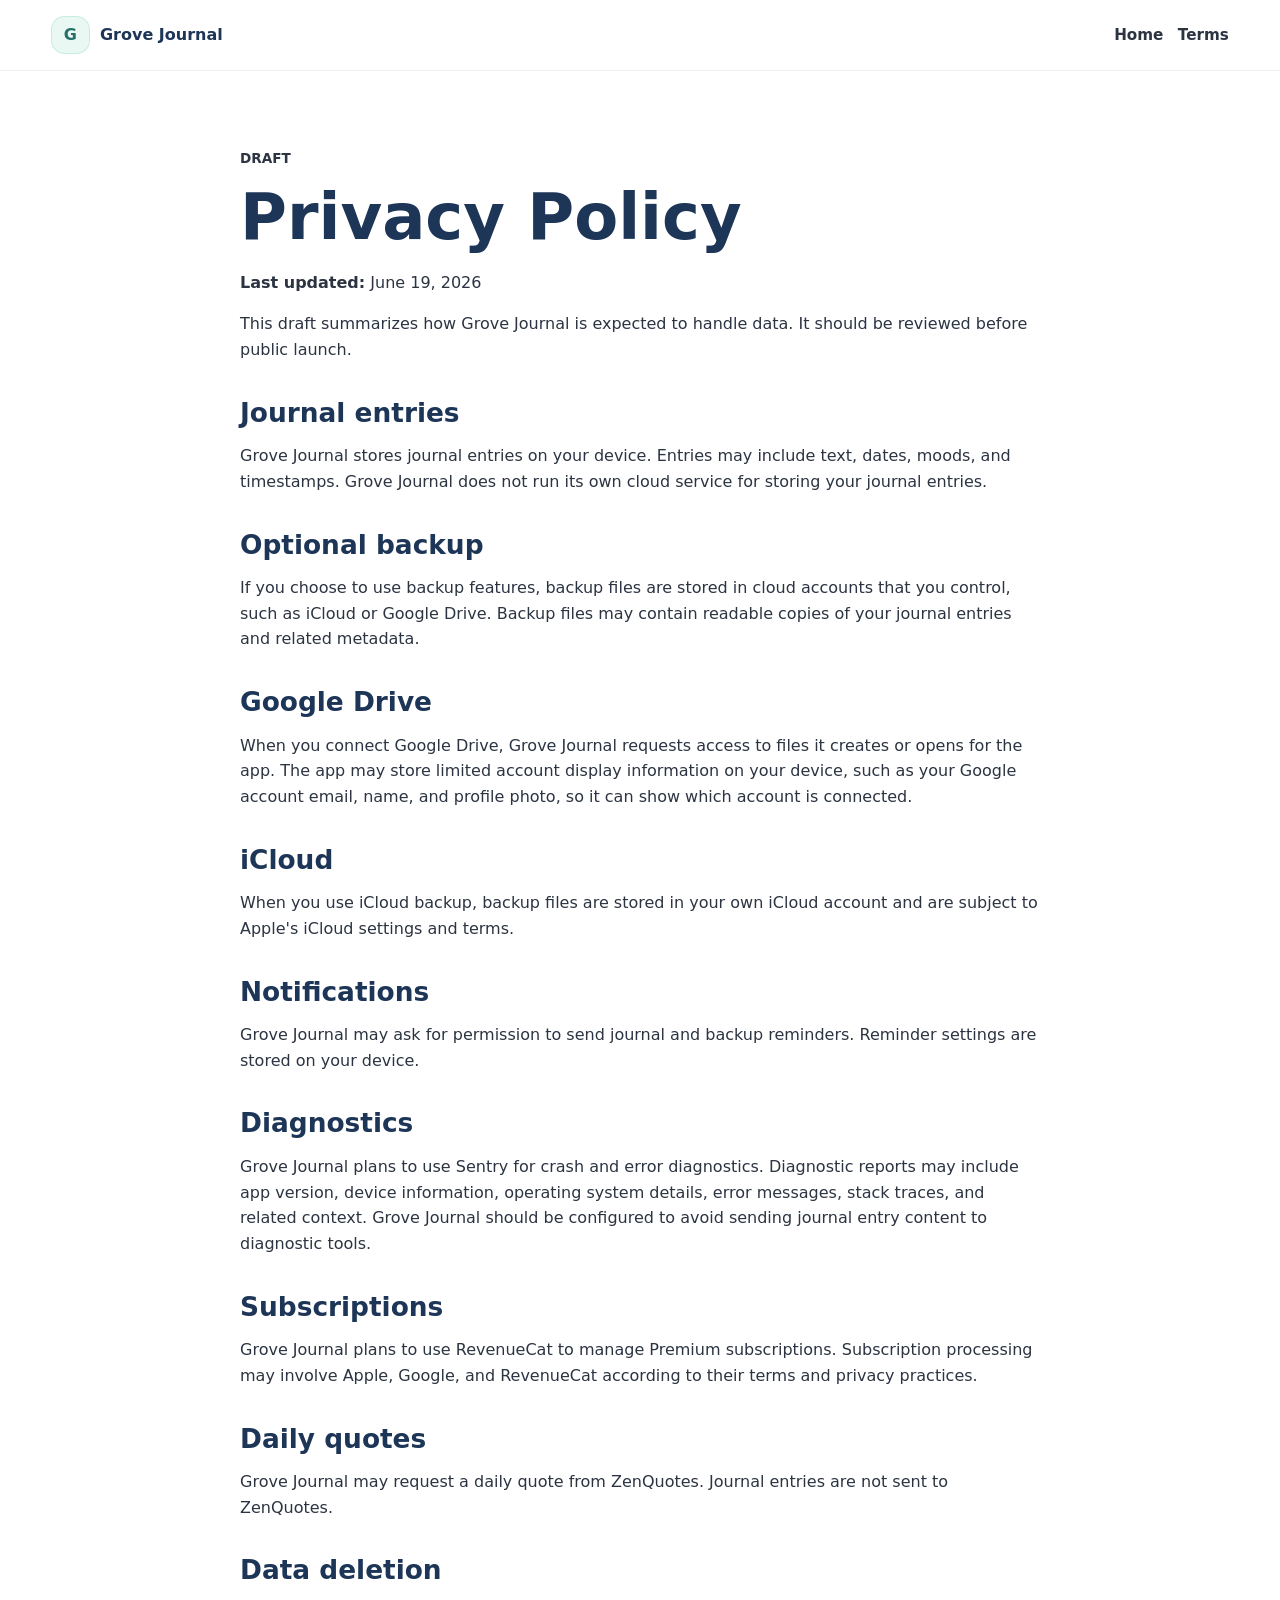
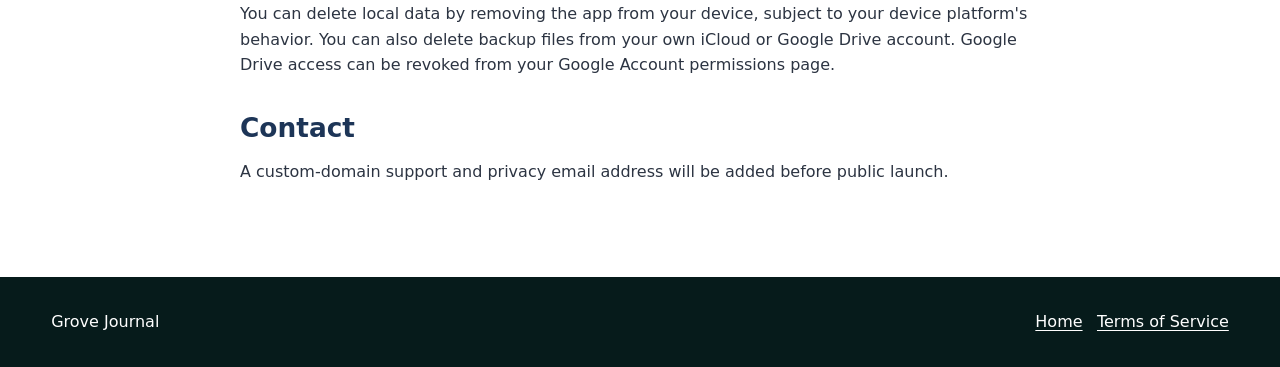
<file: en/privacy/index.html>
<!doctype html>
<html lang="en">
  <head>
    <meta charset="utf-8">
    <meta name="viewport" content="width=device-width, initial-scale=1">
    <title>Privacy Policy | Grove Journal</title>
    <meta name="description" content="Privacy Policy for Grove Journal.">
    <link rel="canonical" href="https://www.joelcolaco.com/GroveJournal/en/privacy/">
    <link rel="stylesheet" href="../../assets/styles.css">
  </head>
  <body>
    <header class="site-header">
      <a class="brand" href="../"><span class="brand-mark">G</span><span>Grove Journal</span></a>
      <nav class="nav-links" aria-label="Main navigation"><a href="../">Home</a><a href="../terms/">Terms</a></nav>
    </header>
    <main class="legal-page">
      <p class="eyebrow">Draft</p>
      <h1>Privacy Policy</h1>
      <p><strong>Last updated:</strong> June 19, 2026</p>
      <p>This draft summarizes how Grove Journal is expected to handle data. It should be reviewed before public launch.</p>

      <h2>Journal entries</h2>
      <p>Grove Journal stores journal entries on your device. Entries may include text, dates, moods, and timestamps. Grove Journal does not run its own cloud service for storing your journal entries.</p>

      <h2>Optional backup</h2>
      <p>If you choose to use backup features, backup files are stored in cloud accounts that you control, such as iCloud or Google Drive. Backup files may contain readable copies of your journal entries and related metadata.</p>

      <h2>Google Drive</h2>
      <p>When you connect Google Drive, Grove Journal requests access to files it creates or opens for the app. The app may store limited account display information on your device, such as your Google account email, name, and profile photo, so it can show which account is connected.</p>

      <h2>iCloud</h2>
      <p>When you use iCloud backup, backup files are stored in your own iCloud account and are subject to Apple's iCloud settings and terms.</p>

      <h2>Notifications</h2>
      <p>Grove Journal may ask for permission to send journal and backup reminders. Reminder settings are stored on your device.</p>

      <h2>Diagnostics</h2>
      <p>Grove Journal plans to use Sentry for crash and error diagnostics. Diagnostic reports may include app version, device information, operating system details, error messages, stack traces, and related context. Grove Journal should be configured to avoid sending journal entry content to diagnostic tools.</p>

      <h2>Subscriptions</h2>
      <p>Grove Journal plans to use RevenueCat to manage Premium subscriptions. Subscription processing may involve Apple, Google, and RevenueCat according to their terms and privacy practices.</p>

      <h2>Daily quotes</h2>
      <p>Grove Journal may request a daily quote from ZenQuotes. Journal entries are not sent to ZenQuotes.</p>

      <h2>Data deletion</h2>
      <p>You can delete local data by removing the app from your device, subject to your device platform's behavior. You can also delete backup files from your own iCloud or Google Drive account. Google Drive access can be revoked from your Google Account permissions page.</p>

      <h2>Contact</h2>
      <p>A custom-domain support and privacy email address will be added before public launch.</p>
    </main>
    <footer class="site-footer"><div class="footer-inner"><span>Grove Journal</span><nav class="footer-links"><a href="../">Home</a><a href="../terms/">Terms of Service</a></nav></div></footer>
  </body>
</html>
</file>
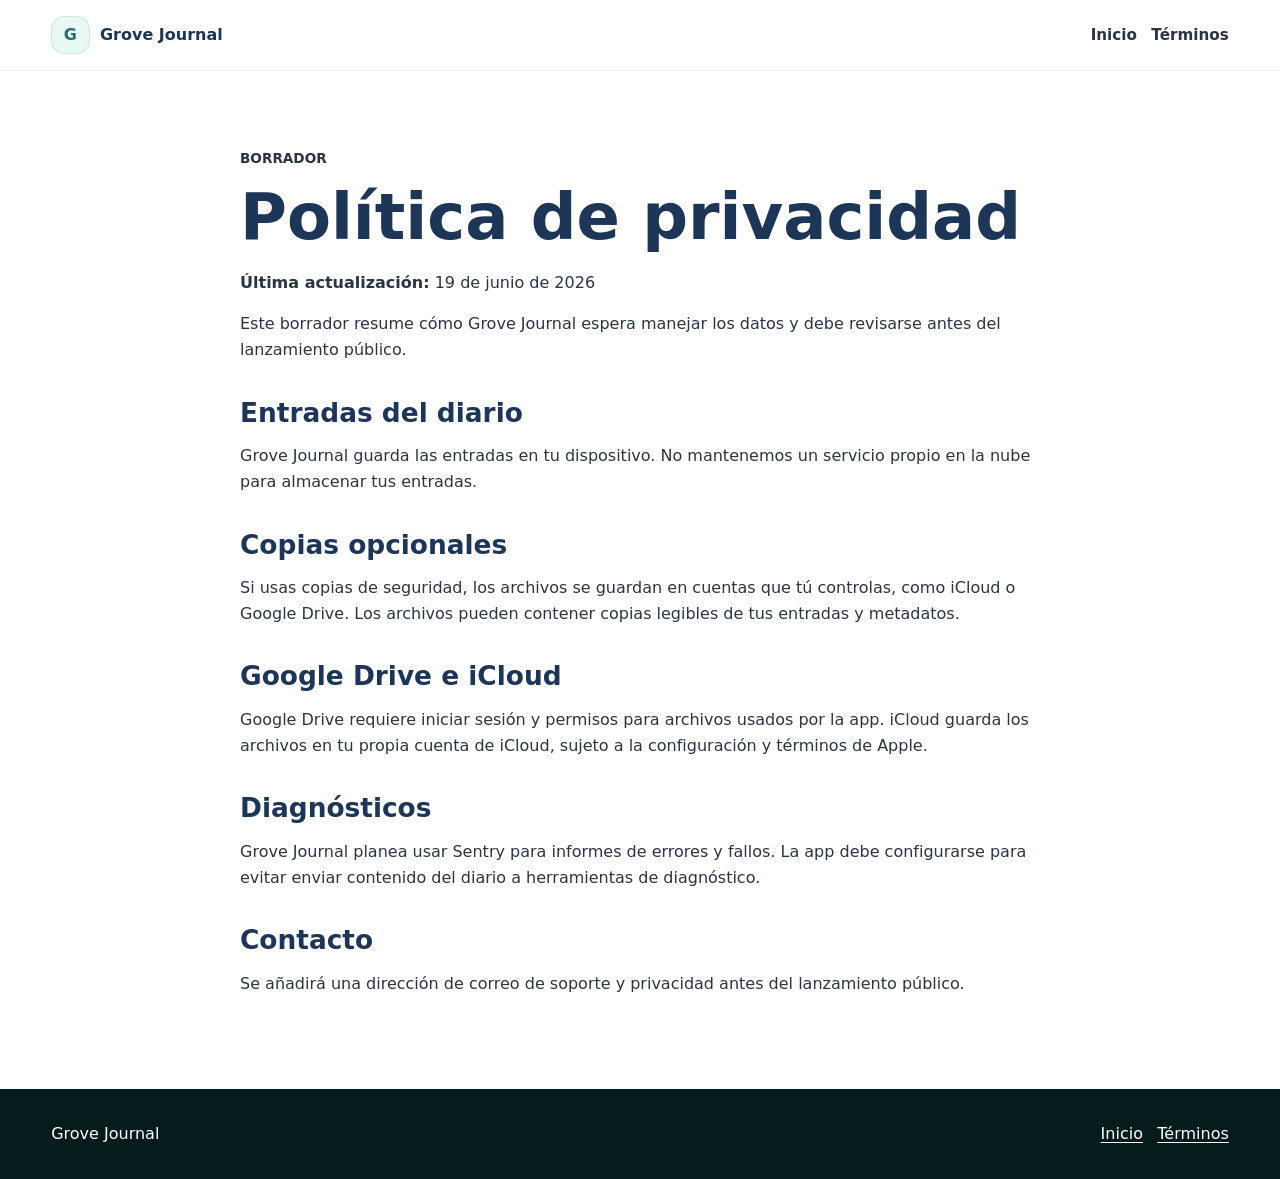
<file: es/privacy/index.html>
<!doctype html><html lang="es"><head><meta charset="utf-8"><meta name="viewport" content="width=device-width, initial-scale=1"><title>Política de privacidad | Grove Journal</title><link rel="stylesheet" href="../../assets/styles.css"></head><body><header class="site-header"><a class="brand" href="../"><span class="brand-mark">G</span><span>Grove Journal</span></a><nav class="nav-links"><a href="../">Inicio</a><a href="../terms/">Términos</a></nav></header><main class="legal-page"><p class="eyebrow">Borrador</p><h1>Política de privacidad</h1><p><strong>Última actualización:</strong> 19 de junio de 2026</p><p>Este borrador resume cómo Grove Journal espera manejar los datos y debe revisarse antes del lanzamiento público.</p><h2>Entradas del diario</h2><p>Grove Journal guarda las entradas en tu dispositivo. No mantenemos un servicio propio en la nube para almacenar tus entradas.</p><h2>Copias opcionales</h2><p>Si usas copias de seguridad, los archivos se guardan en cuentas que tú controlas, como iCloud o Google Drive. Los archivos pueden contener copias legibles de tus entradas y metadatos.</p><h2>Google Drive e iCloud</h2><p>Google Drive requiere iniciar sesión y permisos para archivos usados por la app. iCloud guarda los archivos en tu propia cuenta de iCloud, sujeto a la configuración y términos de Apple.</p><h2>Diagnósticos</h2><p>Grove Journal planea usar Sentry para informes de errores y fallos. La app debe configurarse para evitar enviar contenido del diario a herramientas de diagnóstico.</p><h2>Contacto</h2><p>Se añadirá una dirección de correo de soporte y privacidad antes del lanzamiento público.</p></main><footer class="site-footer"><div class="footer-inner"><span>Grove Journal</span><nav class="footer-links"><a href="../">Inicio</a><a href="../terms/">Términos</a></nav></div></footer></body></html>
</file>
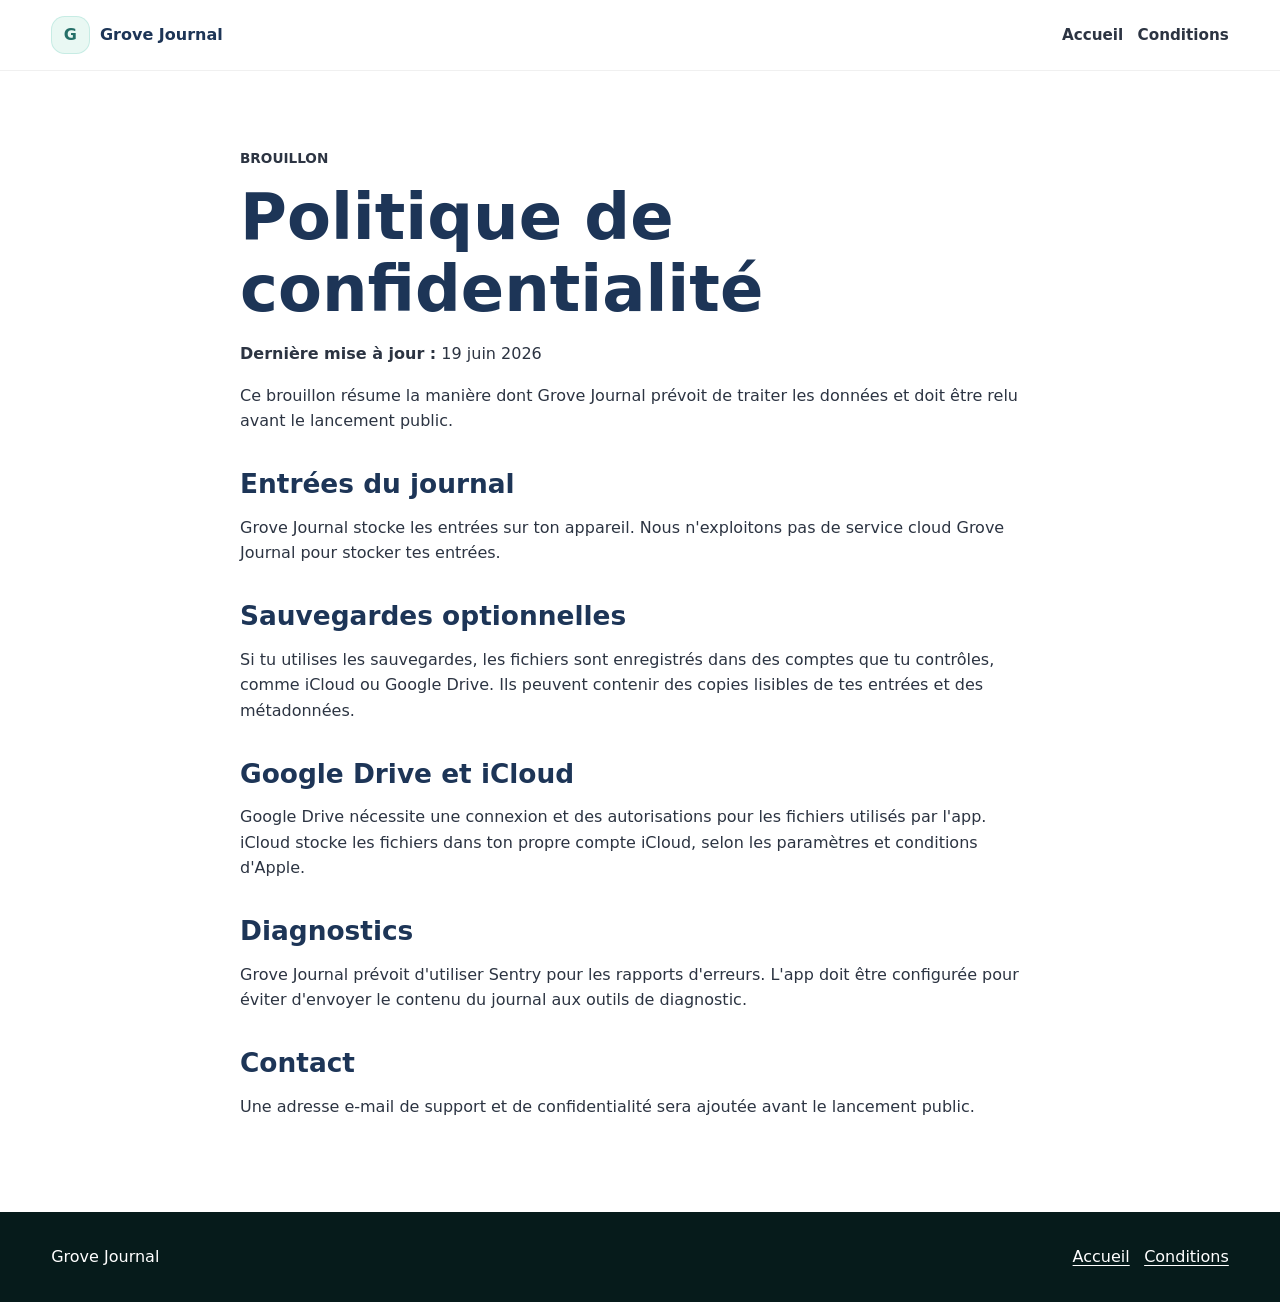
<file: fr/privacy/index.html>
<!doctype html><html lang="fr"><head><meta charset="utf-8"><meta name="viewport" content="width=device-width, initial-scale=1"><title>Politique de confidentialité | Grove Journal</title><link rel="stylesheet" href="../../assets/styles.css"></head><body><header class="site-header"><a class="brand" href="../"><span class="brand-mark">G</span><span>Grove Journal</span></a><nav class="nav-links"><a href="../">Accueil</a><a href="../terms/">Conditions</a></nav></header><main class="legal-page"><p class="eyebrow">Brouillon</p><h1>Politique de confidentialité</h1><p><strong>Dernière mise à jour :</strong> 19 juin 2026</p><p>Ce brouillon résume la manière dont Grove Journal prévoit de traiter les données et doit être relu avant le lancement public.</p><h2>Entrées du journal</h2><p>Grove Journal stocke les entrées sur ton appareil. Nous n'exploitons pas de service cloud Grove Journal pour stocker tes entrées.</p><h2>Sauvegardes optionnelles</h2><p>Si tu utilises les sauvegardes, les fichiers sont enregistrés dans des comptes que tu contrôles, comme iCloud ou Google Drive. Ils peuvent contenir des copies lisibles de tes entrées et des métadonnées.</p><h2>Google Drive et iCloud</h2><p>Google Drive nécessite une connexion et des autorisations pour les fichiers utilisés par l'app. iCloud stocke les fichiers dans ton propre compte iCloud, selon les paramètres et conditions d'Apple.</p><h2>Diagnostics</h2><p>Grove Journal prévoit d'utiliser Sentry pour les rapports d'erreurs. L'app doit être configurée pour éviter d'envoyer le contenu du journal aux outils de diagnostic.</p><h2>Contact</h2><p>Une adresse e-mail de support et de confidentialité sera ajoutée avant le lancement public.</p></main><footer class="site-footer"><div class="footer-inner"><span>Grove Journal</span><nav class="footer-links"><a href="../">Accueil</a><a href="../terms/">Conditions</a></nav></div></footer></body></html>
</file>
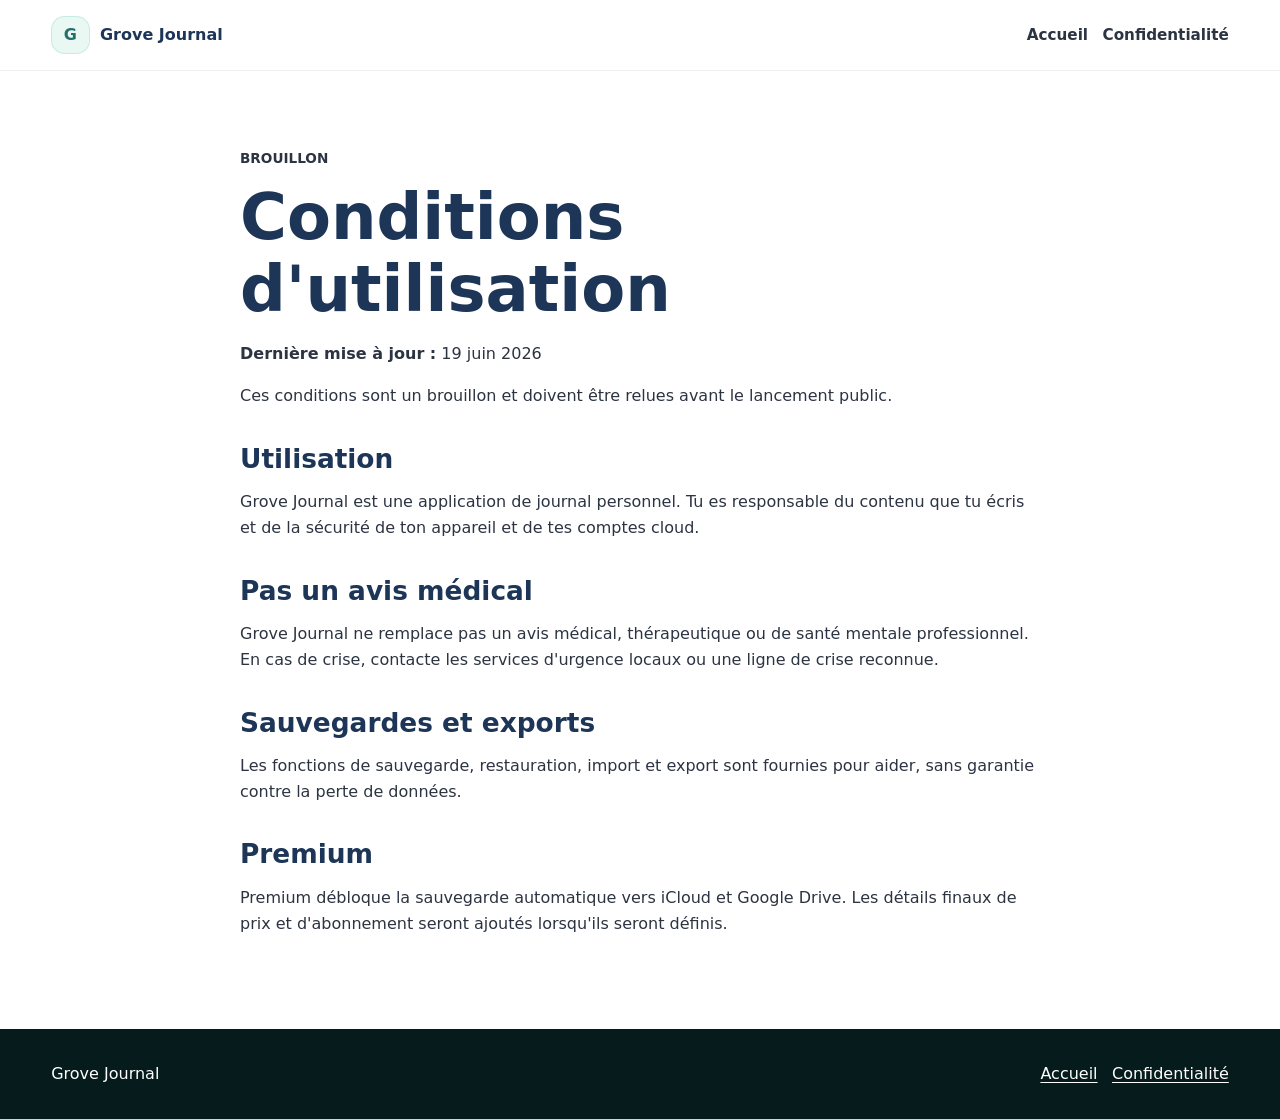
<file: fr/terms/index.html>
<!doctype html><html lang="fr"><head><meta charset="utf-8"><meta name="viewport" content="width=device-width, initial-scale=1"><title>Conditions d'utilisation | Grove Journal</title><link rel="stylesheet" href="../../assets/styles.css"></head><body><header class="site-header"><a class="brand" href="../"><span class="brand-mark">G</span><span>Grove Journal</span></a><nav class="nav-links"><a href="../">Accueil</a><a href="../privacy/">Confidentialité</a></nav></header><main class="legal-page"><p class="eyebrow">Brouillon</p><h1>Conditions d'utilisation</h1><p><strong>Dernière mise à jour :</strong> 19 juin 2026</p><p>Ces conditions sont un brouillon et doivent être relues avant le lancement public.</p><h2>Utilisation</h2><p>Grove Journal est une application de journal personnel. Tu es responsable du contenu que tu écris et de la sécurité de ton appareil et de tes comptes cloud.</p><h2>Pas un avis médical</h2><p>Grove Journal ne remplace pas un avis médical, thérapeutique ou de santé mentale professionnel. En cas de crise, contacte les services d'urgence locaux ou une ligne de crise reconnue.</p><h2>Sauvegardes et exports</h2><p>Les fonctions de sauvegarde, restauration, import et export sont fournies pour aider, sans garantie contre la perte de données.</p><h2>Premium</h2><p>Premium débloque la sauvegarde automatique vers iCloud et Google Drive. Les détails finaux de prix et d'abonnement seront ajoutés lorsqu'ils seront définis.</p></main><footer class="site-footer"><div class="footer-inner"><span>Grove Journal</span><nav class="footer-links"><a href="../">Accueil</a><a href="../privacy/">Confidentialité</a></nav></div></footer></body></html>
</file>
<file: assets/styles.css>
:root {
  color-scheme: light;
  --primary: #3b928b;
  --primary-dark: #246f68;
  --primary-container: #e9f8f3;
  --surface: #ffffff;
  --surface-soft: #f7fbfa;
  --surface-muted: #f8f9fa;
  --text: #1d3557;
  --text-muted: #2c3442;
  --border: rgba(47, 183, 163, 0.18);
  --shadow: rgba(29, 53, 87, 0.14);
  --warning: #d97706;
  --error: #f87171;
  font-family: Nunito, Inter, system-ui, -apple-system, BlinkMacSystemFont, "Segoe UI", sans-serif;
}

* {
  box-sizing: border-box;
}

html {
  scroll-behavior: smooth;
}

body {
  margin: 0;
  background: var(--surface);
  color: var(--text);
  font-family: Nunito, Inter, system-ui, -apple-system, BlinkMacSystemFont, "Segoe UI", sans-serif;
  line-height: 1.6;
}

img, svg {
  max-width: 100%;
}

a {
  color: var(--primary-dark);
  text-decoration-thickness: 0.08em;
  text-underline-offset: 0.18em;
}

a:hover {
  color: var(--primary);
}

.skip-link {
  background: var(--text);
  color: white;
  left: 1rem;
  padding: 0.75rem 1rem;
  position: absolute;
  top: -4rem;
  z-index: 100;
}

.skip-link:focus {
  top: 1rem;
}

.site-header {
  align-items: center;
  background: rgba(255, 255, 255, 0.92);
  border-bottom: 1px solid rgba(0, 0, 0, 0.06);
  display: flex;
  gap: 1rem;
  justify-content: space-between;
  padding: 1rem clamp(1rem, 4vw, 4rem);
  position: sticky;
  top: 0;
  z-index: 20;
}

.brand {
  align-items: center;
  color: var(--text);
  display: inline-flex;
  font-weight: 800;
  gap: 0.65rem;
  text-decoration: none;
}

.brand-mark {
  align-items: center;
  background: var(--primary-container);
  border: 1px solid var(--border);
  border-radius: 0.85rem;
  color: var(--primary-dark);
  display: inline-flex;
  font-weight: 900;
  height: 2.4rem;
  justify-content: center;
  width: 2.4rem;
}

.nav-links, .language-links {
  align-items: center;
  display: flex;
  flex-wrap: wrap;
  gap: 0.35rem 0.9rem;
}

.nav-links a, .language-links a {
  color: var(--text-muted);
  font-size: 0.95rem;
  font-weight: 700;
  text-decoration: none;
}

.language-links a[aria-current="page"] {
  color: var(--primary-dark);
}

.hero {
  align-items: center;
  display: grid;
  gap: clamp(2rem, 5vw, 5rem);
  grid-template-columns: minmax(0, 1.05fr) minmax(18rem, 0.95fr);
  min-height: calc(100vh - 5rem);
  padding: clamp(3rem, 7vw, 6rem) clamp(1rem, 4vw, 4rem) clamp(2rem, 5vw, 4rem);
}

.eyebrow {
  color: var(--primary-dark);
  font-size: 0.85rem;
  font-weight: 900;
  letter-spacing: 0;
  margin: 0 0 0.75rem;
  text-transform: uppercase;
}

h1, h2, h3 {
  color: var(--text);
  line-height: 1.12;
  margin: 0;
}

h1 {
  font-size: clamp(3rem, 8vw, 6.25rem);
  letter-spacing: 0;
}

h2 {
  font-size: clamp(2rem, 4vw, 3.25rem);
}

h3 {
  font-size: 1.25rem;
}

.lede {
  color: var(--text-muted);
  font-size: clamp(1.15rem, 2vw, 1.45rem);
  margin: 1.25rem 0 0;
  max-width: 42rem;
}

.hero-copy p:not(.eyebrow) {
  color: var(--text-muted);
  font-size: 1.08rem;
  max-width: 42rem;
}

.actions {
  display: flex;
  flex-wrap: wrap;
  gap: 0.85rem;
  margin-top: 2rem;
}

.button {
  align-items: center;
  border: 1px solid var(--primary);
  border-radius: 0.5rem;
  display: inline-flex;
  font-weight: 900;
  justify-content: center;
  min-height: 3rem;
  padding: 0.75rem 1rem;
  text-decoration: none;
}

.button.primary {
  background: var(--primary);
  color: white;
}

.button.secondary {
  background: var(--surface);
  color: var(--primary-dark);
}

.button.disabled {
  background: var(--surface-muted);
  border-color: #d1d5db;
  color: #68717e;
  cursor: default;
}

.hero-visual {
  align-items: center;
  display: flex;
  justify-content: center;
}

.phone-shell {
  aspect-ratio: 9 / 18.5;
  background: #062020;
  border-radius: 2rem;
  box-shadow: 0 1.4rem 3rem var(--shadow);
  max-width: 22rem;
  padding: 0.8rem;
  width: min(76vw, 22rem);
}

.phone-screen {
  background: var(--surface);
  border-radius: 1.4rem;
  height: 100%;
  overflow: hidden;
  padding: 1.35rem;
}

.phone-date {
  color: var(--text-muted);
  font-size: 0.82rem;
  font-weight: 800;
  margin: 0;
}

.phone-title {
  color: var(--text);
  font-size: 1.8rem;
  font-weight: 900;
  line-height: 1.1;
  margin: 0.3rem 0 1.3rem;
}

.entry-box, .mini-card {
  background: var(--surface-soft);
  border: 1px solid var(--border);
  border-radius: 0.5rem;
  padding: 1rem;
}

.entry-line {
  background: rgba(59, 146, 139, 0.18);
  border-radius: 999px;
  height: 0.75rem;
  margin-bottom: 0.7rem;
}

.entry-line.short {
  width: 62%;
}

.mood-row {
  display: grid;
  gap: 0.5rem;
  grid-template-columns: repeat(5, 1fr);
  margin: 1rem 0;
}

.mood-dot {
  align-items: center;
  background: var(--primary-container);
  border: 1px solid var(--border);
  border-radius: 999px;
  color: var(--primary-dark);
  display: flex;
  font-size: 0.8rem;
  font-weight: 900;
  height: 2rem;
  justify-content: center;
}

.mini-card {
  margin-top: 1rem;
}

.section {
  padding: clamp(3rem, 7vw, 5.5rem) clamp(1rem, 4vw, 4rem);
}

.section.alt {
  background: var(--surface-soft);
}

.section-heading {
  max-width: 46rem;
}

.section-heading p {
  color: var(--text-muted);
  font-size: 1.08rem;
}

.grid {
  display: grid;
  gap: 1rem;
  grid-template-columns: repeat(3, minmax(0, 1fr));
  margin-top: 2rem;
}

.card {
  background: var(--surface);
  border: 1px solid var(--border);
  border-radius: 0.5rem;
  box-shadow: 0 0.8rem 2rem rgba(29, 53, 87, 0.06);
  padding: 1.25rem;
}

.card p {
  color: var(--text-muted);
  margin-bottom: 0;
}

.callout {
  background: var(--primary-container);
  border: 1px solid var(--border);
  border-radius: 0.5rem;
  margin-top: 2rem;
  padding: clamp(1.25rem, 3vw, 2rem);
}

.legal-page {
  margin: 0 auto;
  max-width: 56rem;
  padding: clamp(2rem, 6vw, 5rem) clamp(1rem, 4vw, 3rem);
}

.legal-page h1 {
  font-size: clamp(2.4rem, 6vw, 4rem);
}

.legal-page h2 {
  font-size: 1.65rem;
  margin-top: 2.2rem;
}

.legal-page p, .legal-page li {
  color: var(--text-muted);
}

.site-footer {
  background: #061b1b;
  color: white;
  padding: 2rem clamp(1rem, 4vw, 4rem);
}

.footer-inner {
  align-items: center;
  display: flex;
  flex-wrap: wrap;
  gap: 1rem;
  justify-content: space-between;
}

.site-footer a {
  color: white;
}

.footer-links {
  display: flex;
  flex-wrap: wrap;
  gap: 0.9rem;
}

@media (max-width: 900px) {
  .hero {
    grid-template-columns: 1fr;
    min-height: auto;
  }

  .grid {
    grid-template-columns: repeat(2, minmax(0, 1fr));
  }
}

@media (max-width: 640px) {
  .site-header {
    align-items: flex-start;
    flex-direction: column;
  }

  .grid {
    grid-template-columns: 1fr;
  }

  .phone-shell {
    width: min(84vw, 19rem);
  }
}
</file>
